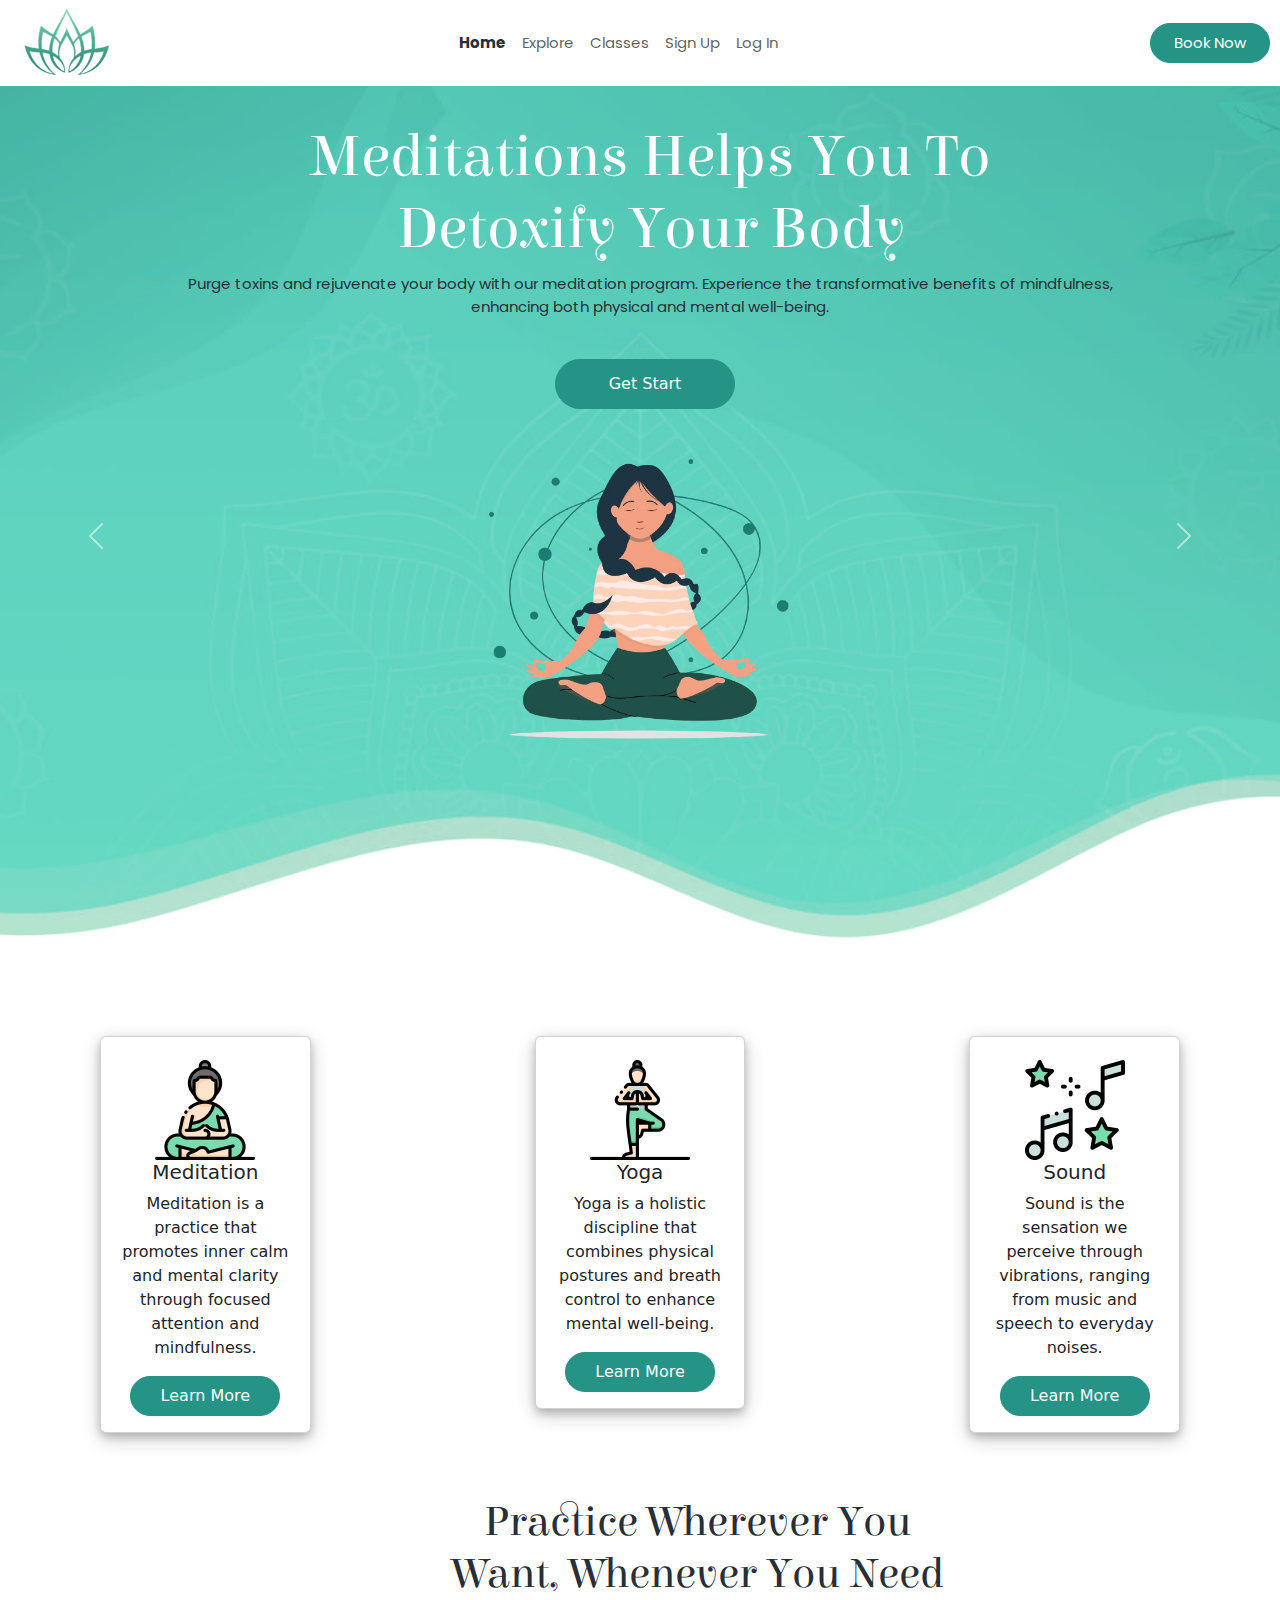
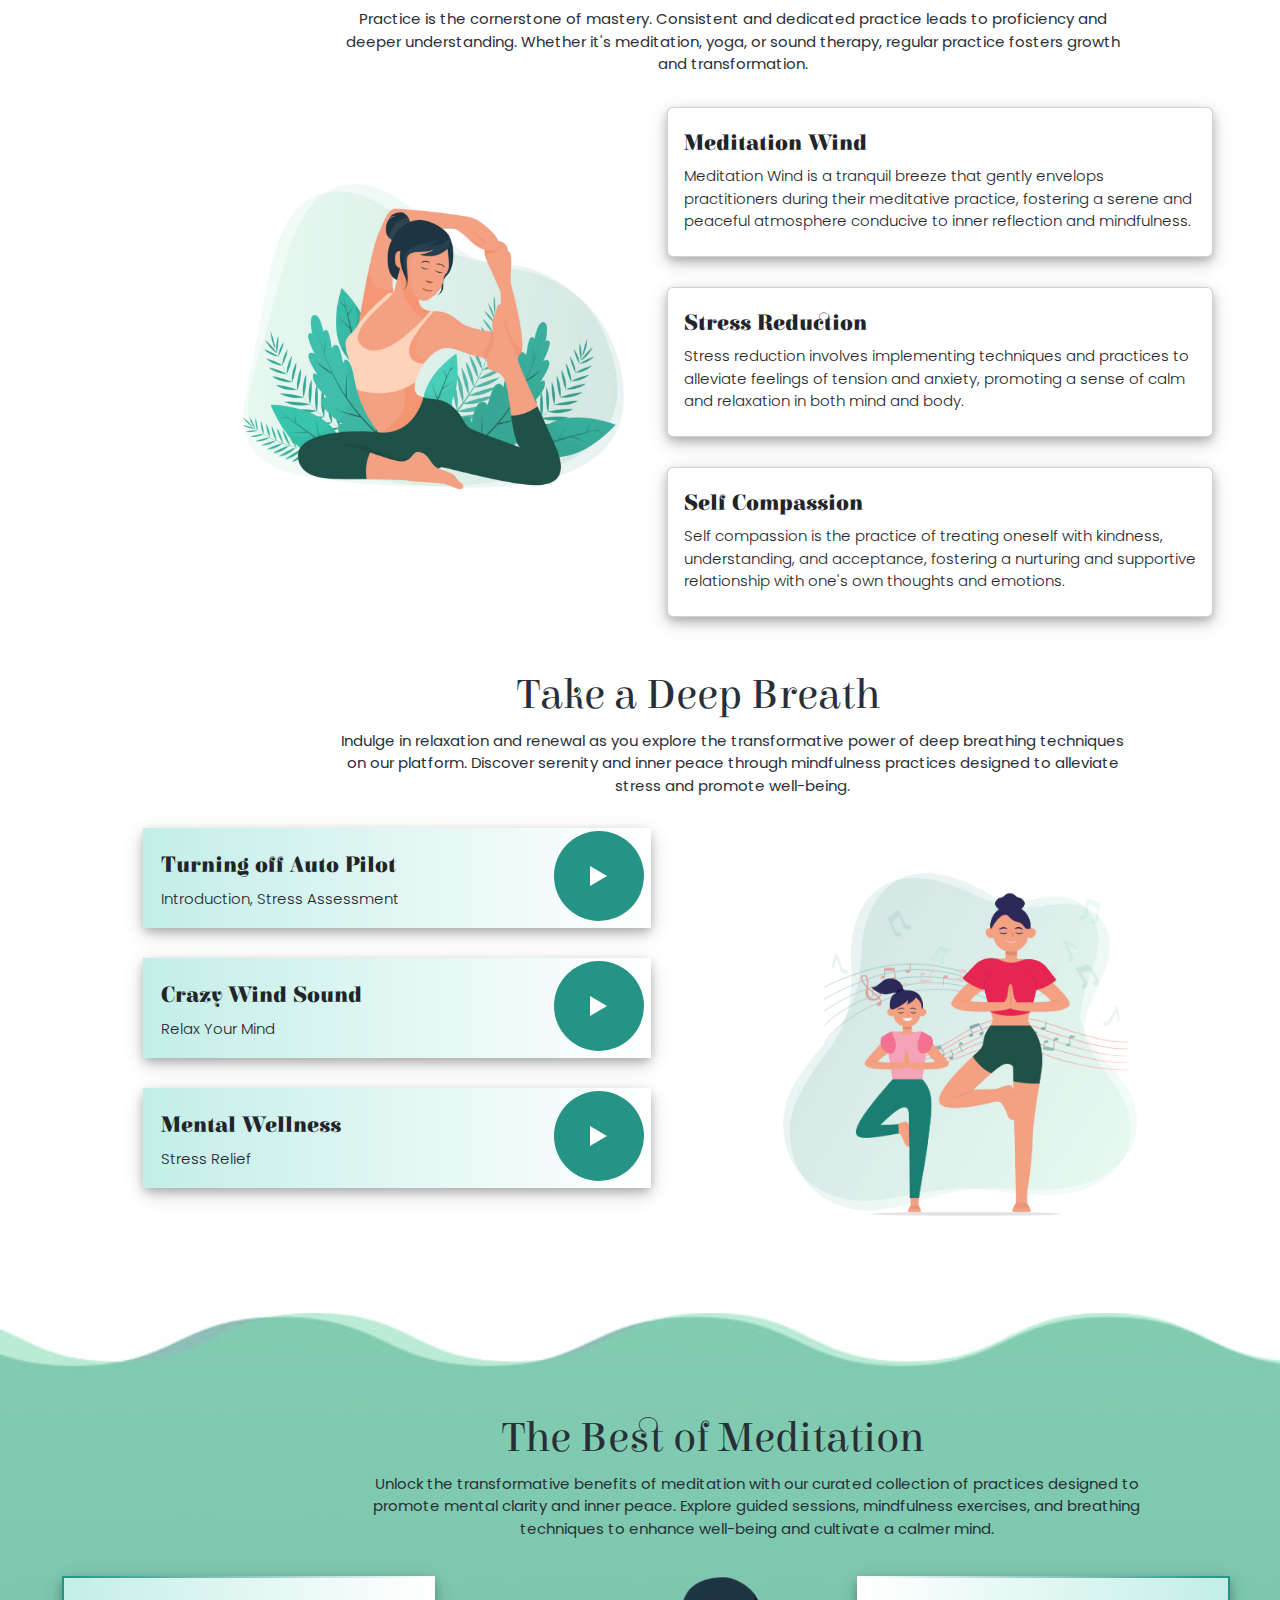
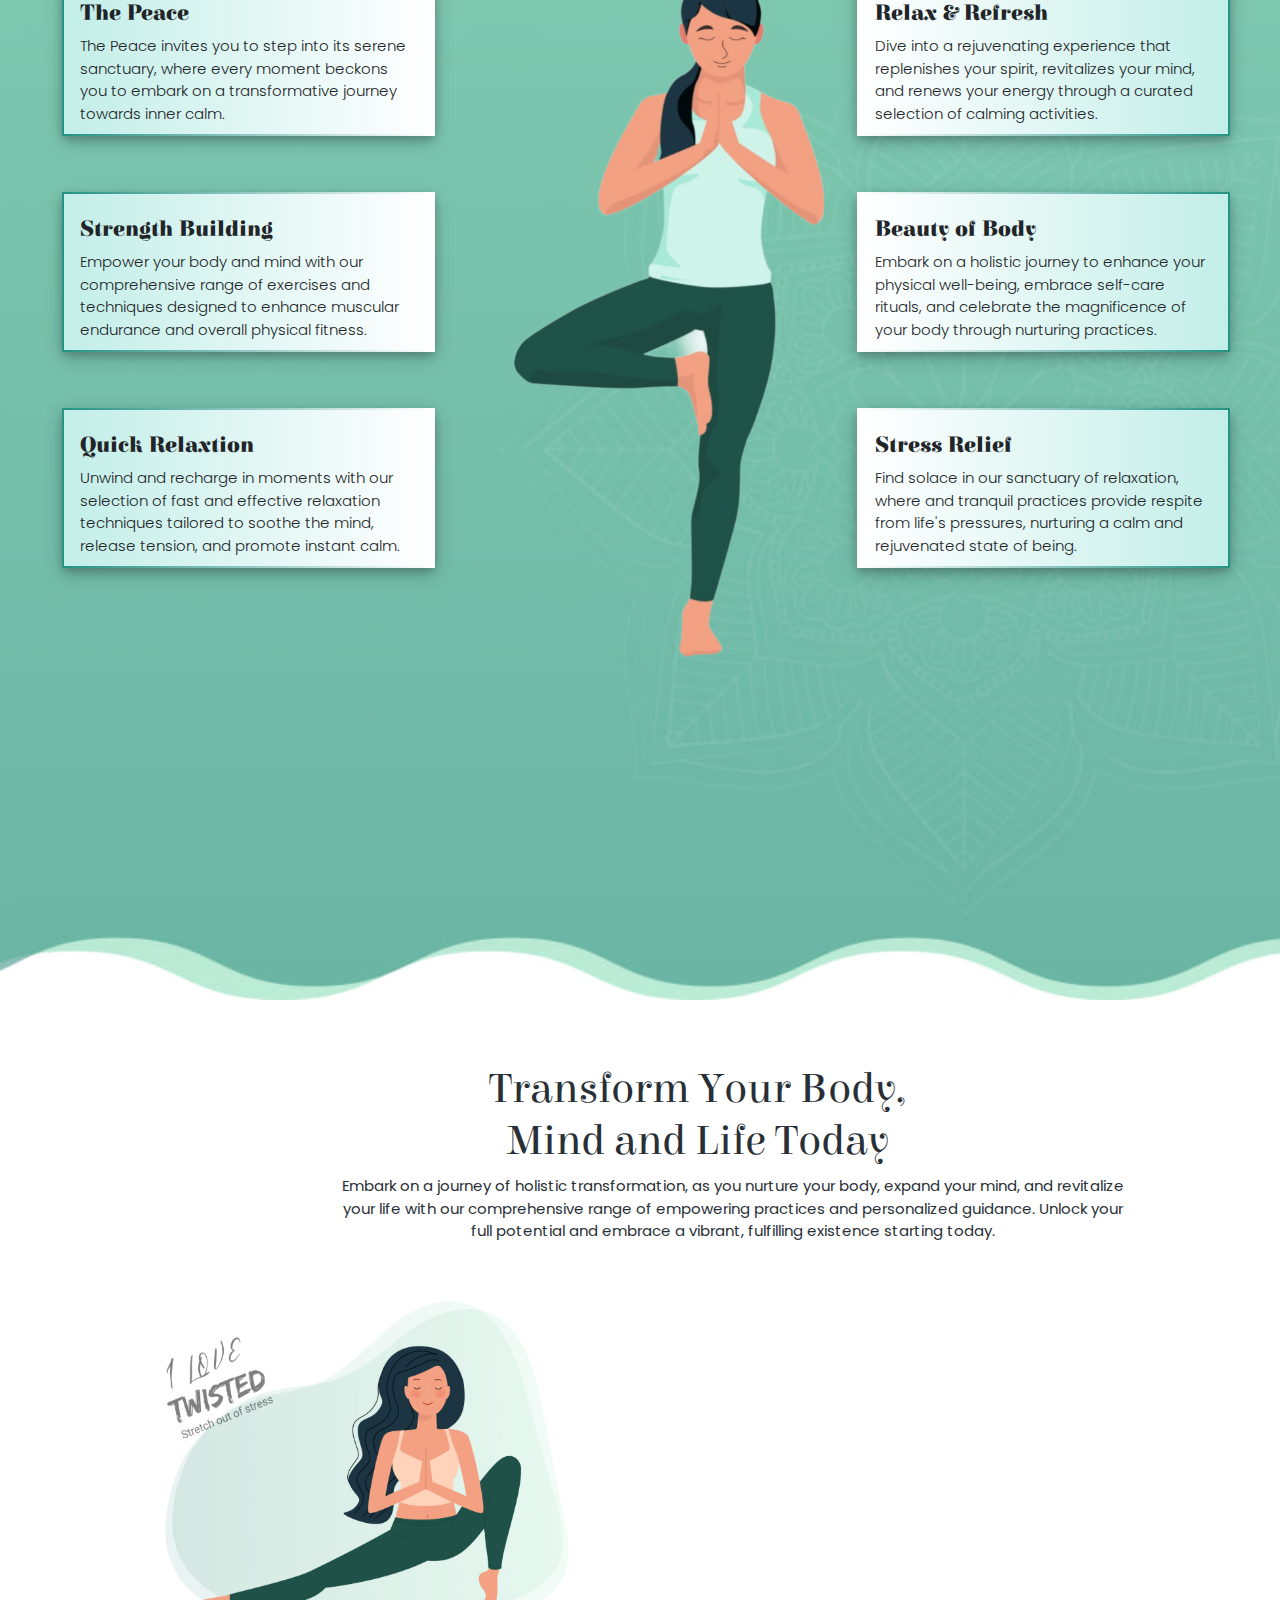
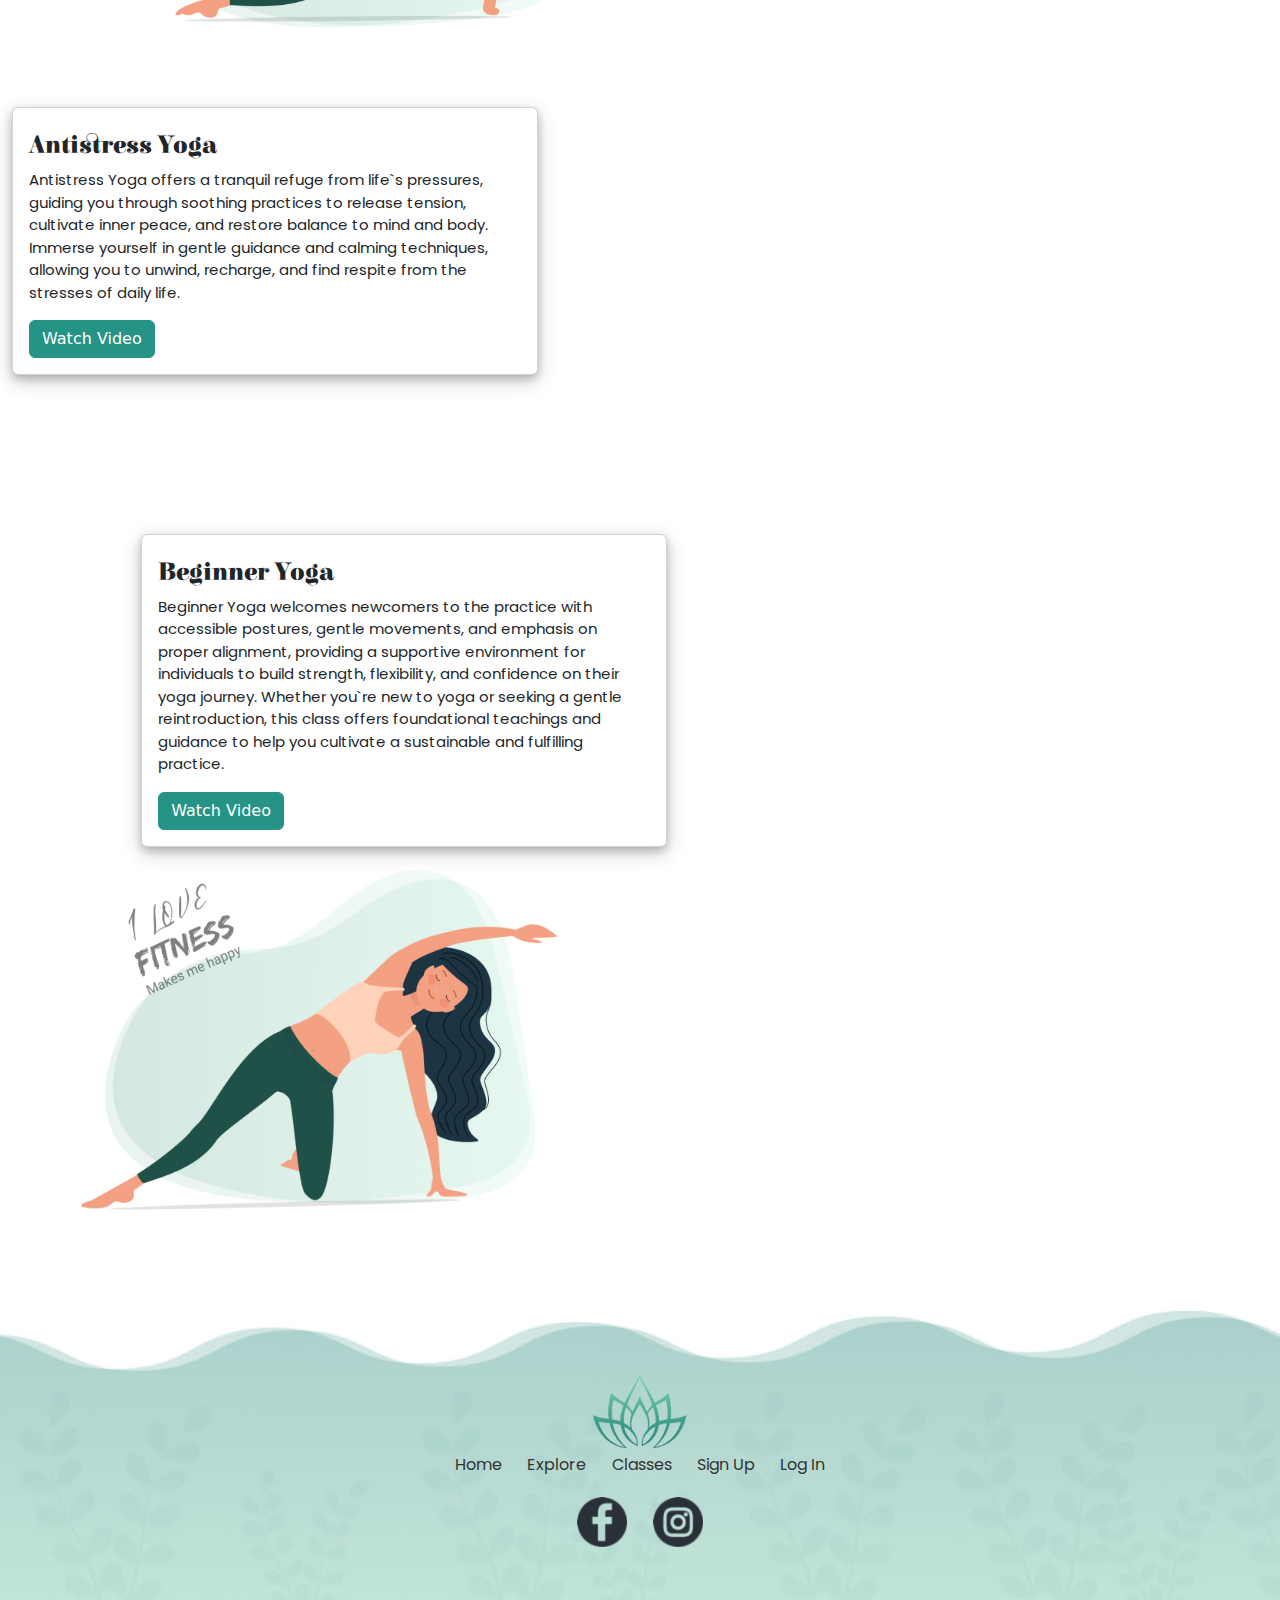
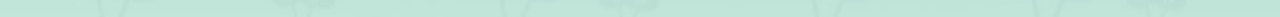
<file: index.html>
<!DOCTYPE html>
<html lang="en">
<head>
    <meta charset="UTF-8">
    <meta name="viewport" content="width=device-width, initial-scale=1.0">
    <title>Mantra</title>
    <link rel="shortcut icon" type="image/png" href="../images/home/logo.png">
    <link href="https://cdn.jsdelivr.net/npm/bootstrap@5.3.0-alpha1/dist/css/bootstrap.min.css" rel="stylesheet">
    <link href="https://fonts.googleapis.com/css2?family=Elsie&display=swap" rel="stylesheet">
    <link href="https://fonts.googleapis.com/css2?family=Elsie&family=Poppins:ital,wght@0,100;0,200;0,300;0,400;0,500;0,600;0,700;0,800;0,900;1,100;1,200;1,300;1,400;1,500;1,600;1,700;1,800;1,900&display=swap" rel="stylesheet">
    <link rel="stylesheet" href="styles/style-home.css">
    <link rel="stylesheet" href="styles/styles.css">
</head>
<body>
    <nav class="navbar navbar-expand-lg navbar-light bg-light">
        <div class="container-fluid">
            <a class="navbar-brand" href="index.html">
                <img src="images/home/logo.png" alt="Logo" class="logo">
            </a>
            <button class="navbar-toggler" type="button" data-bs-toggle="collapse" data-bs-target="#navbarNav" aria-controls="navbarNav" aria-expanded="false" aria-label="Toggle navigation" id="navbarTogglerBtn">
                <span class="navbar-toggler-icon"></span>
            </button>
            <div class="collapse navbar-collapse justify-content-center navbar-center" id="navbarNav">
                <ul class="navbar-nav">
                    <li class="nav-item">
                        <a class="nav-link active" aria-current="page" href="#">Home</a>
                    </li>
                    <li class="nav-item">
                        <a class="nav-link" aria-current="page" href="pages/explore.html">Explore</a>
                    </li>
                    <li class="nav-item">
                        <a class="nav-link" href="pages/classes.html">Classes</a>
                    </li>
                    <li class="nav-item">
                        <a class="nav-link" href="pages/registration.html">Sign Up</a>
                    </li>
                    <li class="nav-item">
                        <a class="nav-link" href="pages/login.html">Log In</a>
                    </li>
                </ul>
                <button class="btn btn-primary btn-book ms-auto" onclick="window.location.href = '../pages/appointment.html';">Book Now</button>
            </div>
        </div>
    </nav>

    <div id="carouselHome" class="carousel slide" data-bs-ride="carousel">
        <div class="carousel-inner">
            <div class="carousel-item active">
                <div class="container-fluid">
                    <div class="text-container">
                        <div class="header-container">
                            <h2 class="text-header">Meditations Helps You To Detoxify Your Body</h2>
                        </div>
                        <div class="text-small-container">
                            <p class="text-small">Purge toxins and rejuvenate your body with our meditation program. Experience the transformative benefits of mindfulness, enhancing both physical and mental well-being.</p>
                        </div>
                        <button id="bookBtn" class="btn btn-primary btn-start" onclick="window.location.href = '../pages/appointment.html';">Get Start</button>
                        <div class="image-carousel1">
                            <img src="../images/home/carousel1.png" alt="Carousel Photo" class="carousel1">
                        </div>
                    </div>
                </div>
            </div>
            <div class="carousel-item">
                <div class="container-fluid">
                    <div class="text-container">
                        <div class="header-container">
                            <h2 class="text-header">Meditations Enhances Mental Wellness</h2>
                        </div>
                        <div class="text-small-container">
                            <p class="text-small">Meditation enhances both mental and physical wellness, offering profound benefits for the mind and body. Through regular practice, individuals can experience improved focus, reduced stress levels, and enhanced overall well-being.</p>
                        </div>
                        <button id="bookBtn" class="btn btn-primary btn-start" onclick="window.location.href = '../pages/appointment.html';">Get Start</button>
                        <div class="image-carousel1">
                            <img src="../images/home/carousel1.png" alt="Carousel Photo" class="carousel1">
                        </div>
                    </div>
                </div>
            </div>
            <div class="carousel-item">
                <div class="container-fluid">
                    <div class="text-container">
                        <div class="header-container">
                            <h2 class="text-header">Meditations Promotes Balance and Harmony</h2>
                        </div>
                        <div class="text-small-container">
                            <p class="text-small">Meditation serves as a practice that cultivates balance within the mind and body, fostering a sense of harmony and alignment. By facilitating inner peace and tranquility, it promotes overall well-being and a harmonious existence.</p>
                        </div>
                        <button id="bookBtn" class="btn btn-primary btn-start" onclick="window.location.href = '../pages/appointment.html';">Get Start</button>
                        <div class="image-carousel1">
                            <img src="../images/home/carousel1.png" alt="Carousel Photo" class="carousel1">
                        </div>
                    </div>
                </div>
            </div>
        </div>
        <button class="carousel-control-prev" type="button" data-bs-target="#carouselHome" data-bs-slide="prev">
            <span class="carousel-control-prev-icon" aria-hidden="true"></span>
            <span class="visually-hidden">Previous</span>
        </button>
        <button class="carousel-control-next" type="button" data-bs-target="#carouselHome" data-bs-slide="next">
            <span class="carousel-control-next-icon" aria-hidden="true"></span>
            <span class="visually-hidden">Next</span>
        </button>
    </div>

    <div class="container-points">
        <div class="row">
            <div class="col">
                <div class="card">
                    <div class="card-body">
                        <img src="images/home/point1.jpg" alt="Meditation" class="point">
                        <h5 class="card-title">Meditation</h5>
                        <p class="card-text">Meditation is a practice that promotes inner calm and mental clarity through focused attention and mindfulness.</p>
                        <button class="btn btn-primary btn-point" onclick="window.location.href='pages/meditation.html'">Learn More</button>
                    </div>
                </div>
            </div>
            <div class="col">
                <div class="card">
                    <div class="card-body">
                        <img src="images/home/point2.jpg" alt="Meditation" class="point">
                        <h5 class="card-title">Yoga</h5>
                        <p class="card-text">Yoga is a holistic discipline that combines physical postures and breath control to enhance mental well-being.</p>
                        <button class="btn btn-primary btn-point" onclick="window.location.href='pages/yoga.html'">Learn More</button>
                    </div>
                </div>
            </div>
            <div class="col">
                <div class="card">
                    <div class="card-body">
                        <img src="images/home/point3.jpg" alt="Meditation" class="point">
                        <h5 class="card-title">Sound</h5>
                        <p class="card-text">Sound is the sensation we perceive through vibrations, ranging from music and speech to everyday noises.</p>
                        <button class="btn btn-primary btn-point" onclick="window.location.href='pages/sound.html'">Learn More</button>
                    </div>
                </div>
            </div>
        </div>
    </div>

    <div class="container-practice">
        <div class="practice-header">
            <h2 class="practice-head">Practice Wherever You Want, Whenever You Need</h2>
        </div>
        <div class="practice-text">
            <p class="practice-description">Practice is the cornerstone of mastery. Consistent and dedicated practice leads to proficiency and deeper understanding. Whether it's meditation, yoga, or sound therapy, regular practice fosters growth and transformation.</p>
        </div>
        <div class="container">
            <div class="row">
                <div class="col-md-6">
                    <img src="images/home/practice.jpg" alt="Image" class="practice">
                </div>
                <div class="col-md-6">
                    <div class="row">
                        <div class="col-md-12">
                            <div class="card custom-card-practice">
                                <div class="card-body">
                                    <h3 class="wind-header">Meditation Wind</h3>
                                    <p class="wind-text">Meditation Wind is a tranquil breeze that gently envelops practitioners during their meditative practice, fostering a serene and peaceful atmosphere conducive to inner reflection and mindfulness.</p>
                                </div>
                            </div>
                        </div>
                    </div>
                    <div class="row">
                        <div class="col-md-12">
                            <div class="card custom-card-practice">
                                <div class="card-body">
                                    <h3 class="stress-header">Stress Reduction</h3>
                                    <p class="stress-text">Stress reduction involves implementing techniques and practices to alleviate feelings of tension and anxiety, promoting a sense of calm and relaxation in both mind and body.</p>
                                </div>
                            </div>
                        </div>
                    </div>
                    <div class="row">
                        <div class="col-md-12">
                            <div class="card custom-card-practice">
                                <div class="card-body">
                                    <h3 class="self-header">Self Compassion</h3>
                                    <p class="self-text">Self compassion is the practice of treating oneself with kindness, understanding, and acceptance, fostering a nurturing and supportive relationship with one's own thoughts and emotions.</p>
                                </div>
                            </div>
                        </div>
                    </div>
                </div>
            </div>
        </div>
    </div>

    <div class="container-breath">
        <div class="breath-header">
            <h2 class="breath-head">Take a Deep Breath</h2>
        </div>
        <div class="breath-text">
            <p class="breath-description">Indulge in relaxation and renewal as you explore the transformative power of deep breathing techniques on our platform. Discover serenity and inner peace through mindfulness practices designed to alleviate stress and promote well-being.</p>
        </div>
    
        <div class="contain-breath">
            <div class="row">
                <div class="col-md-6">
                    <div class="row">
                        <div class="col-md-12">
                            <div class="card custom-card-breath">
                                <div class="card-body">
                                    <h3 class="wind-header">Turning off Auto Pilot</h3>
                                    <p class="wind-text">Introduction, Stress Assessment</p>
                                    <button id="btnAutoPilot" class="btn btn-breath play" onclick="toggleMusic('music/AutoPilot.mp3', 'btnAutoPilot')"></button>
                                </div>
                            </div>
                        </div>
                        <div class="col-md-12">
                            <div class="card custom-card-breath">
                                <div class="card-body">
                                    <h3 class="stress-header">Crazy Wind Sound</h3>
                                    <p class="stress-text">Relax Your Mind</p>
                                    <button id="btnRain" class="btn btn-breath play" onclick="toggleMusic('music/Rain.mp3', 'btnRain')"></button>
                                </div>
                            </div>
                        </div>
                        <div class="col-md-12">
                            <div class="card custom-card-breath">
                                <div class="card-body">
                                    <h3 class="self-header">Mental Wellness</h3>
                                    <p class="self-text">Stress Relief</p>
                                    <button id="btnWellness" class="btn btn-breath play" onclick="toggleMusic('music/Wellness.mp3', 'btnWellness')"></button>
                                </div>
                            </div>
                        </div>
                    </div>
                </div>
                <div class="col-md-6">
                    <audio id="music" controls style="display: none;">
                        <source src="" type="audio/mpeg">
                        Your browser does not support the audio element.
                    </audio>
                    <img src="images/home/breath.jpg" alt="Image" class="breath">
                </div>
            </div>
        </div>
    </div>
    
    <div class="container-meditation">
        <div class="meditation-header">
            <h2 class="meditation-head">The Best of Meditation</h2>
        </div>
        <div class="meditation-text">
            <p class="meditation-description">Unlock the transformative benefits of meditation with our curated collection of practices designed to promote mental clarity and inner peace. Explore guided sessions, mindfulness exercises, and breathing techniques to enhance well-being and cultivate a calmer mind.</p>
        </div>
        <div class="contain-meditation">
            <div class="row justify-content-center">
                <div class="col-md-4">
                    <div class="card custom-card-left">
                        <div class="card-body">
                            <h3 class="wind-header">The Peace</h3>
                            <p class="wind-text">The Peace invites you to step into its serene sanctuary, where every moment beckons you to embark on a transformative journey towards inner calm.</p>
                        </div>
                    </div>
                    <div class="card custom-card-left">
                        <div class="card-body">
                            <h3 class="stress-header">Strength Building</h3>
                            <p class="stress-text">Empower your body and mind with our comprehensive range of exercises and techniques designed to enhance muscular endurance and overall physical fitness.</p>
                        </div>
                    </div>
                    <div class="card custom-card-left">
                        <div class="card-body">
                            <h3 class="self-header">Quick Relaxtion</h3>
                            <p class="self-text">Unwind and recharge in moments with our selection of fast and effective relaxation techniques tailored to soothe the mind, release tension, and promote instant calm.</p>
                        </div>
                    </div>
                </div>
                <div class="col-md-4">
                    <img src="images/home/meditation.png" alt="Image" class="meditation">
                </div>
                <div class="col-md-4">
                    <div class="card custom-card-right">
                        <div class="card-body">
                            <h3 class="wind-header">Relax & Refresh</h3>
                            <p class="wind-text">Dive into a rejuvenating experience that replenishes your spirit, revitalizes your mind, and renews your energy through a curated selection of calming activities.</p>
                        </div>
                    </div>
                    <div class="card custom-card-right">
                        <div class="card-body">
                            <h3 class="stress-header">Beauty of Body</h3>
                            <p class="stress-text">Embark on a holistic journey to enhance your physical well-being, embrace self-care rituals, and celebrate the magnificence of your body through nurturing practices.</p>
                        </div>
                    </div>
                    <div class="card custom-card-right">
                        <div class="card-body">
                            <h3 class="self-header">Stress Relief</h3>
                            <p class="self-text">Find solace in our sanctuary of relaxation, where and tranquil practices provide respite from life's pressures, nurturing a calm and rejuvenated state of being.</p>
                        </div>
                    </div>
                </div>
            </div>
        </div>
    </div>

    <div class="container-transform" id="videos-container">
        <div class="transform-header">
            <h2 class="transform-head">Transform Your Body, Mind and Life Today</h2>
        </div>
        <div class="transform-text">
            <p class="transform-description">Embark on a journey of holistic transformation, as you nurture your body, expand your mind, and revitalize your life with our comprehensive range of empowering practices and personalized guidance. Unlock your full potential and embrace a vibrant, fulfilling existence starting today.</p>
        </div>
        <div class="contain-transform">
            <div class="row">
                <div class="col-md-6">
                    <img src="images/home/transform-left.jpg" alt="Image" class="transform-left">
                </div>
                <div class="col-md-6 transform right" id="right-column">
                    <!-- Video cards -->
                </div>
                <div class="col-md-6 transform left" id="left-column">
                    <!-- Video cards -->
                </div>
                <div class="col-md-6">
                    <img src="images/home/transform-right.jpg" alt="Image" class="transform-right">
                </div>
            </div>
        </div>        
    </div>

    <div class="footer">
        <div class="footer-logo">
            <img src="images/home/logo.png" alt="Logo">
        </div>
        <div class="footer-menu">
            <ul>
                <li><a href="#">Home</a></li>
                <li><a href="pages/explore.html">Explore</a></li>
                <li><a href="pages/classes.html">Classes</a></li>
                <li><a href="pages/registration.html">Sign Up</a></li>
                <li><a href="pages/login.html">Log In</a></li>
            </ul>
        </div>
        <div class="footer-social">
            <a href="https://www.facebook.com/groups/2485699931753569/"><img src="../images/home/facebook.png" alt="Facebook"></a>
            <a href="https://www.instagram.com/yoga/"><img src="../images/home/instagram.png" alt="Instagram"></a>
        </div>
    </div>

    <script>
        function toggleOpenVideo(videoId) {
            const videoContainer = document.getElementById(videoId + 'Container');
            const button = document.getElementById(videoId + 'Button');
            const screenWidth = window.innerWidth;

            if (videoContainer && button) {
                if (videoContainer.style.display === 'none' || videoContainer.style.display === '') {
                    videoContainer.innerHTML = '<iframe width="560" height="315" frameborder="0" allowfullscreen></iframe>';
                    videoContainer.style.display = 'block';
                    videoContainer.style.zIndex = '9999';
                    button.textContent = 'Close Video';

                    if (screenWidth <= 768) {
                        videoContainer.style.position = 'fixed';
                        videoContainer.style.top = '50%';
                        videoContainer.style.left = '50%';
                        videoContainer.style.transform = 'translate(-50%, -50%)';
                        videoContainer.style.width = '70%';
                        videoContainer.style.height = '70%';
                    } else {
                        videoContainer.style.position = 'fixed';
                        videoContainer.style.top = '20%';
                        videoContainer.style.left = '28%';
                        videoContainer.style.width = '560';
                        videoContainer.style.height = '315';
                    }
                } else {
                    videoContainer.style.display = 'none';
                    button.textContent = 'Watch Video';
                }

                const iframe = videoContainer.querySelector('iframe');
                iframe.addEventListener('playing', function () {
                    button.textContent = 'Close Video';
                });
            } else {
                console.error('One or more elements not found in the DOM.');
            }
        }
    </script>
    
    <script>
        function fetchAndEmbedVideos() {
            const apiKey = 'AIzaSyBYEES2ZahJpjVbrTQyMyhXxX1FMXUCjgg';
            const videoData = [
                {
                    title: 'Beginner Yoga',
                    description: 'Beginner Yoga welcomes newcomers to the practice with accessible postures, gentle movements, and emphasis on proper alignment, providing a supportive environment for individuals to build strength, flexibility, and confidence on their yoga journey. Whether you`re new to yoga or seeking a gentle reintroduction, this class offers foundational teachings and guidance to help you cultivate a sustainable and fulfilling practice.',
                    videoId: 'j7rKKpwdXNE'
                },
                {
                    title: 'Antistress Yoga',
                    description: 'Antistress Yoga offers a tranquil refuge from life`s pressures, guiding you through soothing practices to release tension, cultivate inner peace, and restore balance to mind and body. Immerse yourself in gentle guidance and calming techniques, allowing you to unwind, recharge, and find respite from the stresses of daily life.',
                    videoId: '8TuRYV71Rgo'
                }
            ];

            const leftColumn = document.getElementById('left-column');
            const rightColumn = document.getElementById('right-column');

            videoData.forEach((video, index) => {
                const containerId = video.videoId + 'Container';
                const buttonId = video.videoId + 'Button';
                const closeButtonId = 'close' + video.videoId + 'Button';

                let button = document.getElementById(buttonId);
                let closeButton = document.getElementById(closeButtonId);

                if (!button) {
                    button = document.createElement('button');
                    button.classList.add('btn', 'btn-primary', 'mr-2', 'btnVideo');
                    button.textContent = 'Watch Video';
                    button.id = buttonId;
                    button.onclick = () => toggleOpenVideo(video.videoId);
                }

                if (!closeButton) {
                    closeButton = document.createElement('button');
                    closeButton.classList.add('btn', 'btn-secondary');
                    closeButton.textContent = 'Close Video';
                    closeButton.style.display = 'none';
                    closeButton.id = closeButtonId;
                    closeButton.onclick = () => toggleOpenVideo(video.videoId);
                }

                const card = document.createElement('div');
                card.classList.add('card', 'mb-3');
                const cardBody = document.createElement('div');
                cardBody.classList.add('card-body');
                const header = document.createElement('h5');
                header.classList.add('card-title');
                header.textContent = video.title;
                header.style.fontFamily = 'Elsie';
                header.style.fontSize = '25px';
                header.style.fontWeight = '800';
                const description = document.createElement('p');
                description.classList.add('videoDescription')
                description.textContent = video.description;
                description.style.fontFamily = 'Poppins';
                description.style.fontSize = '15px';
                const iframe = document.createElement('iframe');
                iframe.width = '660';
                iframe.height = '415';
                iframe.src = `https://www.youtube.com/embed/${video.videoId}`;
                iframe.frameborder = '0';
                iframe.allowfullscreen = true;
                iframe.style.display = 'none';
                iframe.id = containerId;

                cardBody.appendChild(header);
                cardBody.appendChild(description);
                cardBody.appendChild(button);
                cardBody.appendChild(closeButton);
                cardBody.appendChild(iframe);
                card.appendChild(cardBody);

                if (index % 2 === 0) {
                    leftColumn.appendChild(card);
                } else {
                    rightColumn.appendChild(card);
                }
            });
        }
        fetchAndEmbedVideos();
    </script>

    <script src="script.js"></script>
    <script src="https://cdn.jsdelivr.net/npm/@popperjs/core@2.11.6/dist/umd/popper.min.js"></script>
    <script src="https://cdn.jsdelivr.net/npm/bootstrap@5.3.0-alpha1/dist/js/bootstrap.min.js"></script>
</body>
</html>
</file>
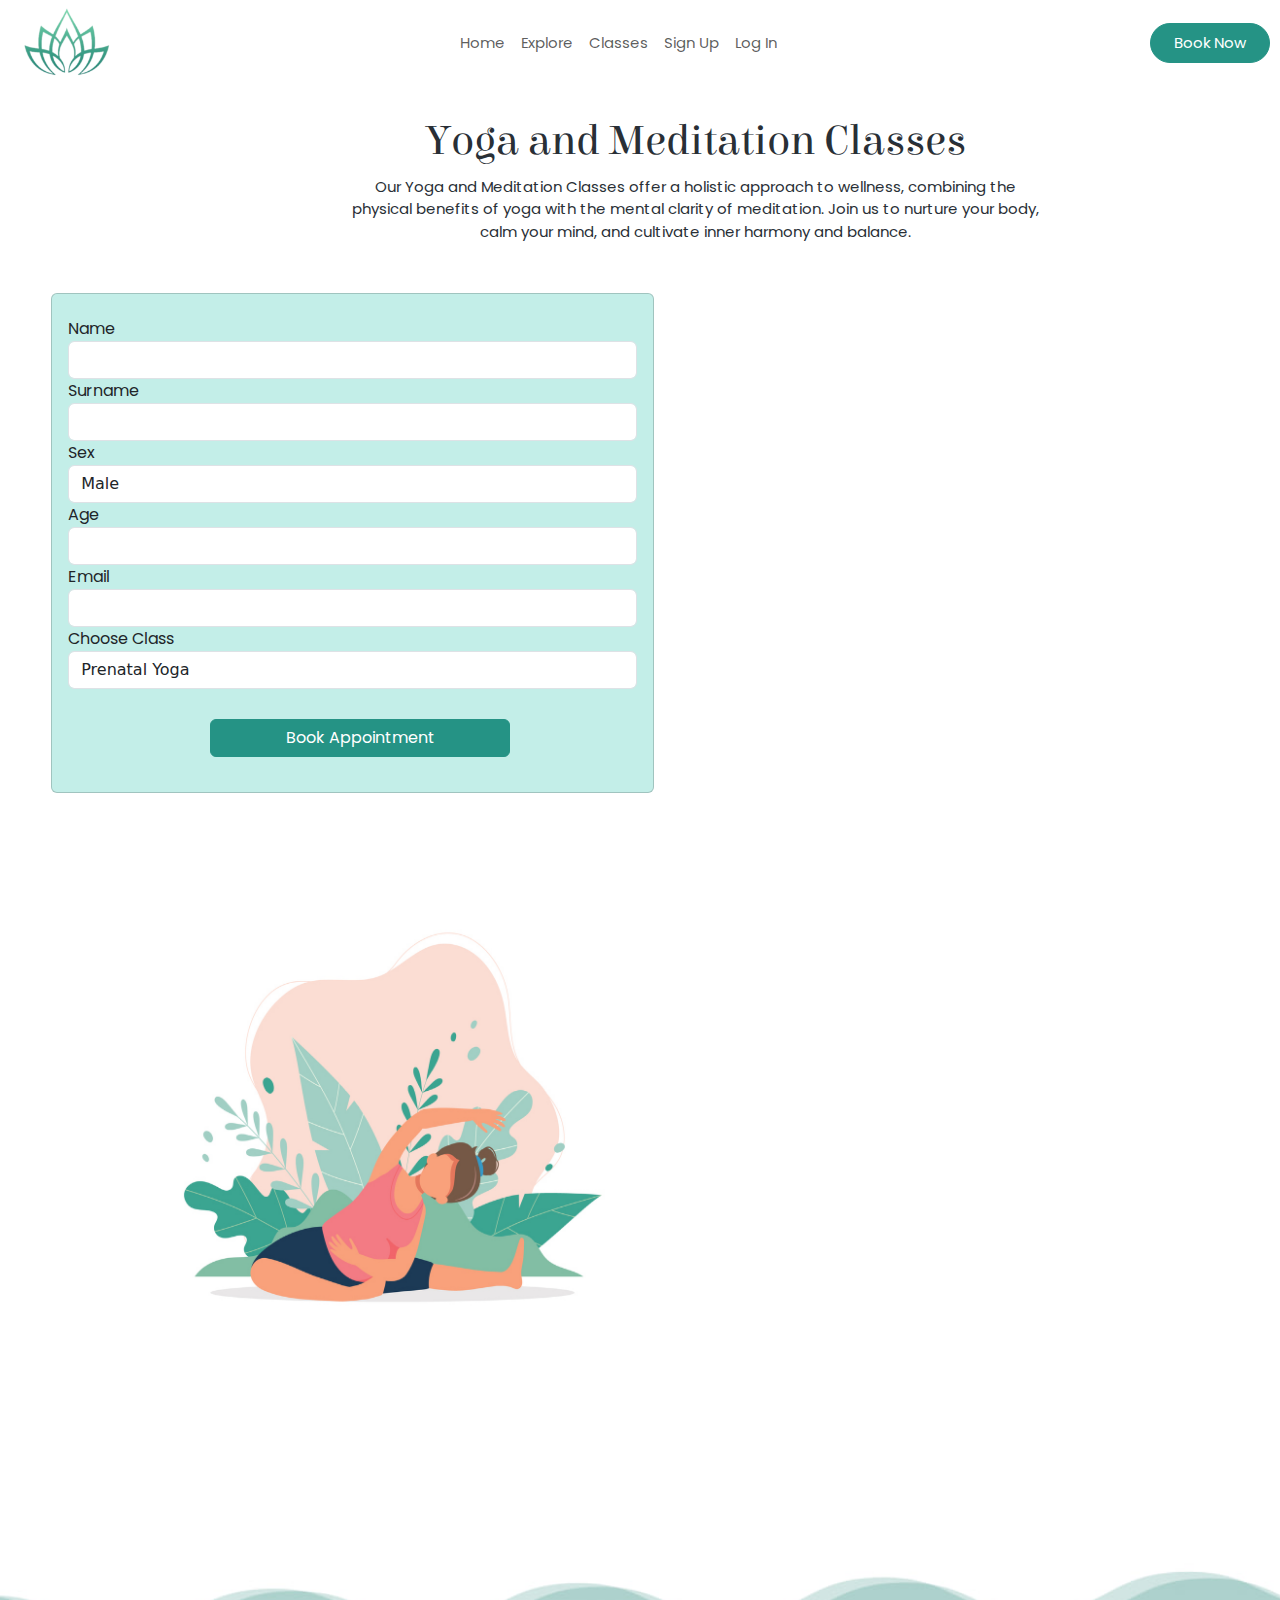
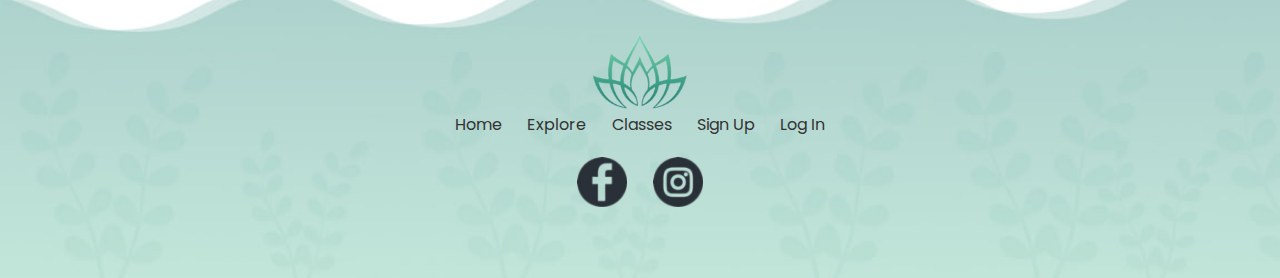
<file: pages/appointment.html>
<!DOCTYPE html>
<html lang="en">
<head>
    <meta charset="UTF-8">
    <meta name="viewport" content="width=device-width, initial-scale=1.0">
    <title>Mantra</title>
    <link rel="shortcut icon" type="image/png" href="../images/home/logo.png">
    <link href="https://cdn.jsdelivr.net/npm/bootstrap@5.3.0-alpha1/dist/css/bootstrap.min.css" rel="stylesheet">
    <link href="https://fonts.googleapis.com/css2?family=Elsie&display=swap" rel="stylesheet">
    <link href="https://fonts.googleapis.com/css2?family=Elsie&family=Poppins:ital,wght@0,100;0,200;0,300;0,400;0,500;0,600;0,700;0,800;0,900;1,100;1,200;1,300;1,400;1,500;1,600;1,700;1,800;1,900&display=swap" rel="stylesheet">
    <link rel="stylesheet" href="../styles/style-appoint.css">
    <link rel="stylesheet" href="../styles/styles.css">
</head>
<body>
    <nav class="navbar navbar-expand-lg navbar-light bg-light">
        <div class="container-fluid">
            <a class="navbar-brand" href="../index.html">
                <img src="../images/home/logo.png" alt="Logo" class="logo">
            </a>
            <button class="navbar-toggler" type="button" data-bs-toggle="collapse" data-bs-target="#navbarNav" aria-controls="navbarNav" aria-expanded="false" aria-label="Toggle navigation" id="navbarTogglerBtn">
                <span class="navbar-toggler-icon"></span>
            </button>
            <div class="collapse navbar-collapse justify-content-center navbar-center" id="navbarNav">
                <ul class="navbar-nav">
                    <li class="nav-item">
                        <a class="nav-link" aria-current="page" href="../index.html">Home</a>
                    </li>
                    <li class="nav-item">
                        <a class="nav-link" aria-current="page" href="explore.html">Explore</a>
                    </li>
                    <li class="nav-item">
                        <a class="nav-link" href="classes.html">Classes</a>
                    </li>
                    <li class="nav-item">
                        <a class="nav-link" href="registration.html">Sign Up</a>
                    </li>
                    <li class="nav-item">
                        <a class="nav-link" href="login.html">Log In</a>
                    </li>
                </ul>
                <button class="btn btn-primary btn-book ms-auto" onclick="window.location.href = 'appointment.html';">Book Now</button>
            </div>
        </div>
    </nav>

    <div class="center-content">
        <h2 class="yoga-head">Yoga and Meditation Classes</h2>
        <p class="yoga-description">Our Yoga and Meditation Classes offer a holistic approach to wellness, combining the physical benefits of yoga with the mental clarity of meditation. Join us to nurture your body, calm your mind, and cultivate inner harmony and balance.</p>
    </div>

    <div class="container-yoga">
        <div class="contain-yoga">
            <div class="row">
                <div class="col-md-6">
                    <form id="appointmentForm" class="custom-form">
                        <div class="card custom-card-yoga">
                            <div class="card-body">
                                <div class="form-group">
                                    <label for="name">Name</label>
                                    <input type="text" class="form-control" id="name" name="name" required>
                                </div>
                                <div class="form-group">
                                    <label for="surname">Surname</label>
                                    <input type="text" class="form-control" id="surname" name="surname" required>
                                </div>
                                <div class="form-group">
                                    <label for="sex">Sex</label>
                                    <select class="form-control" id="sex" name="sex" required>
                                        <option value="male">Male</option>
                                        <option value="female">Female</option>
                                    </select>
                                </div>
                                <div class="form-group">
                                    <label for="age">Age</label>
                                    <input type="number" class="form-control" id="age" name="age" required>
                                </div>
                                <div class="form-group">
                                    <label for="email">Email</label>
                                    <input type="email" class="form-control" id="email" name="email" required>
                                </div>
                                <div class="form-group">
                                    <label for="class">Choose Class</label>
                                    <select class="form-control" id="class" name="class" required>
                                        <option value="Prenatal Yoga">Prenatal Yoga</option>
                                        <option value="Yoga Therapy">Yoga Therapy</option>
                                        <option value="Hatha Yoga">Hatha Yoga</option>
                                        <option value="Mindfulness Meditation">Mindfulness Meditation</option>
                                        <option value="Vipassana Meditation">Vipassana Meditation</option>
                                        <option value="Transcendental Meditation">Transcendental Meditation</option>
                                    </select>
                                </div>
                                <button type="button" class="btn btn-primary btn-appointment" onclick="submitForm()">Book Appointment</button>
                            </div>
                        </div>
                    </form>
                </div>
                
                

                <div id="carouselImages2" class="carousel slide custom-carousel" data-bs-ride="carousel">
                    <div class="carousel-inner">
                        <div class="carousel-item yoga active">
                            <img src="../images/explore/prenatal-yoga.jpg" class="prenatal-image" alt="Fourth Image">
                        </div>
                        <div class="carousel-item yoga">
                            <img src="../images/explore/yoga-therapy.jpg" class="therapy" alt="Fifth Image">
                        </div>
                        <div class="carousel-item yoga ">
                            <img src="../images/explore/hatha-yoga.jpg" class="hatha" alt="Sixth Image">
                        </div>
                    </div>
                </div>
            </div>
        </div>
    </div>

    <div class="footer">
        <div class="footer-logo">
            <img src="../images/home/logo.png" alt="Logo">
        </div>
        <div class="footer-menu">
            <ul>
                <li><a href="../index.html">Home</a></li>
                <li><a href="explore.html">Explore</a></li>
                <li><a href="classes.html">Classes</a></li>
                <li><a href="#">Sign Up</a></li>
                <li><a href="login.html">Log In</a></li>
            </ul>
        </div>
        <div class="footer-social">
            <a href="https://www.facebook.com/groups/2485699931753569/"><img src="../images/home/facebook.png" alt="Facebook"></a>
            <a href="https://www.instagram.com/yoga/"><img src="../images/home/instagram.png" alt="Instagram"></a>
        </div>
    </div>

    <script src="../script.js"></script>
    <script src="https://cdn.jsdelivr.net/npm/@popperjs/core@2.11.6/dist/umd/popper.min.js"></script>
    <script src="https://cdn.jsdelivr.net/npm/bootstrap@5.3.0-alpha1/dist/js/bootstrap.min.js"></script>
</body>
</html>
</file>
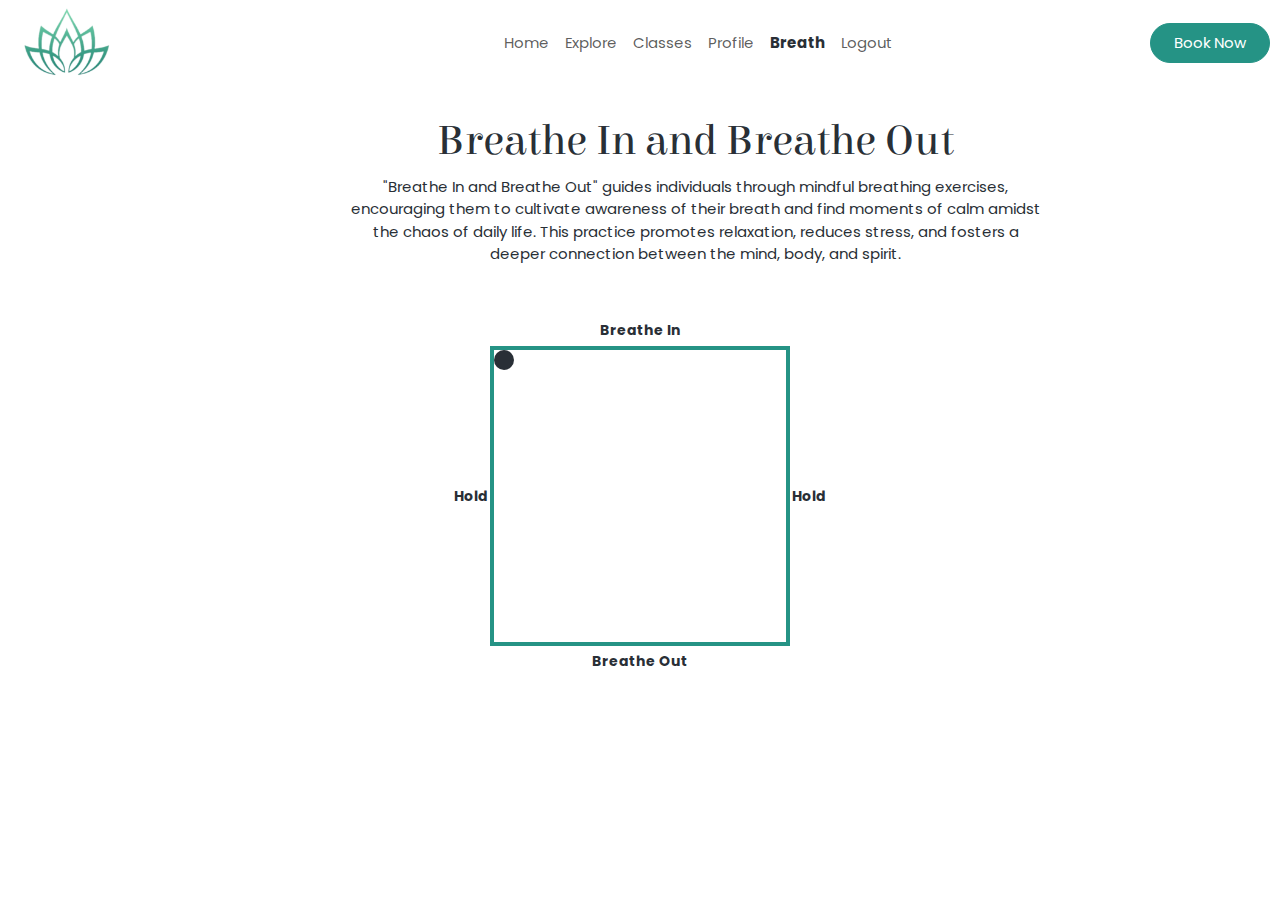
<file: pages/breath.html>
<!DOCTYPE html>
<html lang="en">
<head>
    <meta charset="UTF-8">
    <meta name="viewport" content="width=device-width, initial-scale=1.0">
    <title>Mantra</title>
    <link rel="shortcut icon" type="image/png" href="../images/home/logo.png">
    <link href="https://cdn.jsdelivr.net/npm/bootstrap@5.3.0-alpha1/dist/css/bootstrap.min.css" rel="stylesheet">
    <link href="https://fonts.googleapis.com/css2?family=Elsie&display=swap" rel="stylesheet">
    <link href="https://fonts.googleapis.com/css2?family=Elsie&family=Poppins:ital,wght@0,100;0,200;0,300;0,400;0,500;0,600;0,700;0,800;0,900;1,100;1,200;1,300;1,400;1,500;1,600;1,700;1,800;1,900&display=swap" rel="stylesheet">
    <link rel="stylesheet" href="../styles/style-breath.css">
    <link rel="stylesheet" href="../styles/styles.css">
</head>
<body>
    <nav class="navbar navbar-expand-lg navbar-light bg-light">
        <div class="container-fluid">
            <a class="navbar-brand" href="../index.html">
                <img src="../images/home/logo.png" alt="Logo" class="logo">
            </a>
            <button class="navbar-toggler" type="button" data-bs-toggle="collapse" data-bs-target="#navbarNav" aria-controls="navbarNav" aria-expanded="false" aria-label="Toggle navigation" id="navbarTogglerBtn">
                <span class="navbar-toggler-icon"></span>
            </button>
            <div class="collapse navbar-collapse justify-content-center" id="navbarNav">
                <ul class="navbar-nav">
                    <li class="nav-item">
                        <a class="nav-link" aria-current="page" href="../index.html">Home</a>
                    </li>
                    <li class="nav-item">
                        <a class="nav-link" href="explore.html">Explore</a>
                    </li>
                    <li class="nav-item">
                        <a class="nav-link" href="classes.html">Classes</a>
                    </li>
                    <li class="nav-item" id="profileNavItem" style="display: none;">
                        <a class="nav-link" href="profile.html">Profile</a>
                    </li>
                    <li class="nav-item" id="breathNavItem" style="display: none;">
                        <a class="nav-link active" href="breath.html">Breath</a>
                    </li>
                    <li class="nav-item" id="logoutNavItem" style="display: none;">
                        <a class="nav-link" href="#" onclick="logout()">Logout</a>
                    </li>
                </ul>
                <button class="btn btn-primary btn-book ms-auto" onclick="window.location.href = '../pages/appointment.html';">Book Now</button>
            </div>
        </div>
    </nav>
    <div class="center-content">
        <h2 class="breath-head">Breathe In and Breathe Out</h2>
        <p class="breath-description">"Breathe In and Breathe Out" guides individuals through mindful breathing exercises, encouraging them to cultivate awareness of their breath and find moments of calm amidst the chaos of daily life. This practice promotes relaxation, reduces stress, and fosters a deeper connection between the mind, body, and spirit.</p>
    </div>

    <div class="container-square">
        <div class="square">
            <div id="circle"></div>
            <div class="label left">Hold</div>
            <div class="label top">Breathe In</div>
            <div class="label right">Hold</div>
            <div class="label bottom">Breathe Out</div>
        </div>
    </div>

    <script>
        const userLoggedIn = true;
        const profileNavItem = document.getElementById('profileNavItem');
        const breatheNavItem = document.getElementById('breathNavItem');
        const logoutNavItem = document.getElementById('logoutNavItem');
        if (profileNavItem && breathNavItem && logoutNavItem) {
            profileNavItem.style.display = 'block';
            breatheNavItem.style.display = 'block';
            logoutNavItem.style.display = 'block';
        }
    </script>
    
    <script src="../script.js"></script>
    <script src="https://cdn.jsdelivr.net/npm/@popperjs/core@2.11.6/dist/umd/popper.min.js"></script>
    <script src="https://cdn.jsdelivr.net/npm/bootstrap@5.3.0-alpha1/dist/js/bootstrap.min.js"></script>
</body>
</html>
</file>
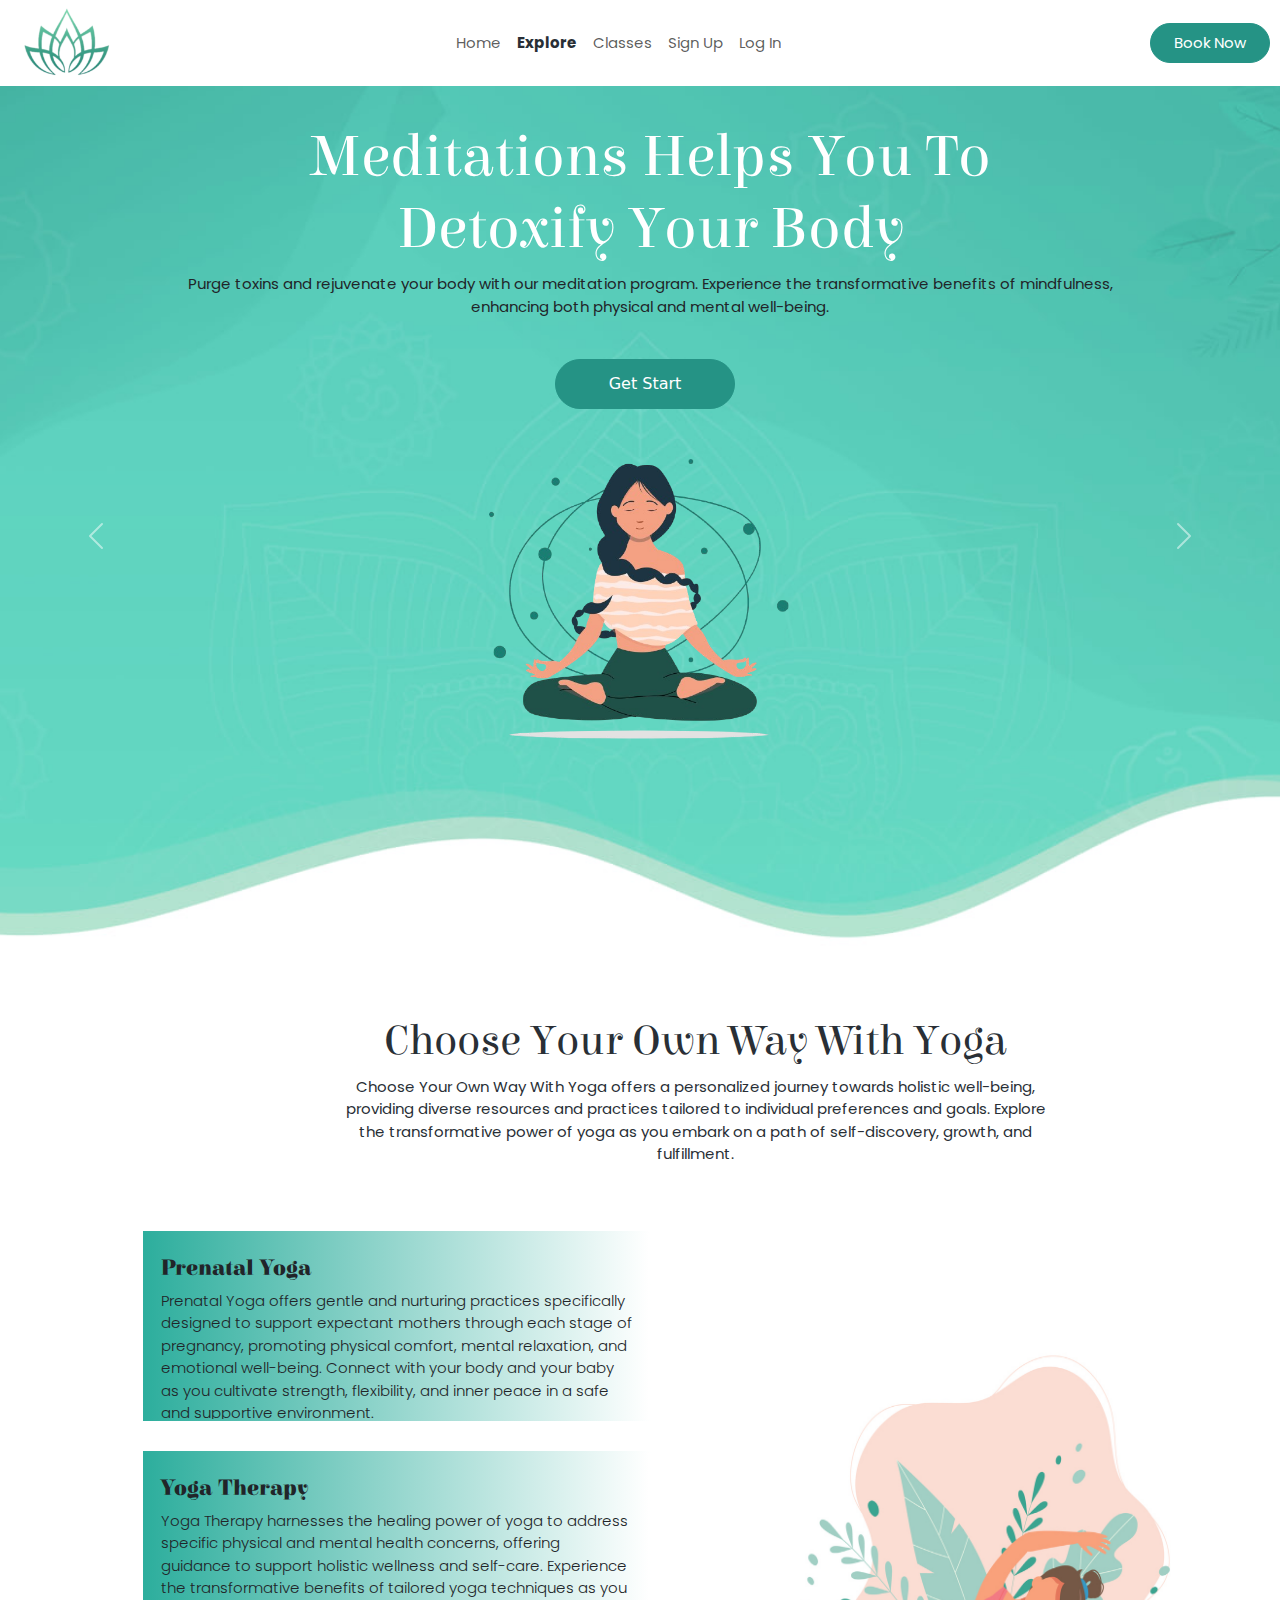
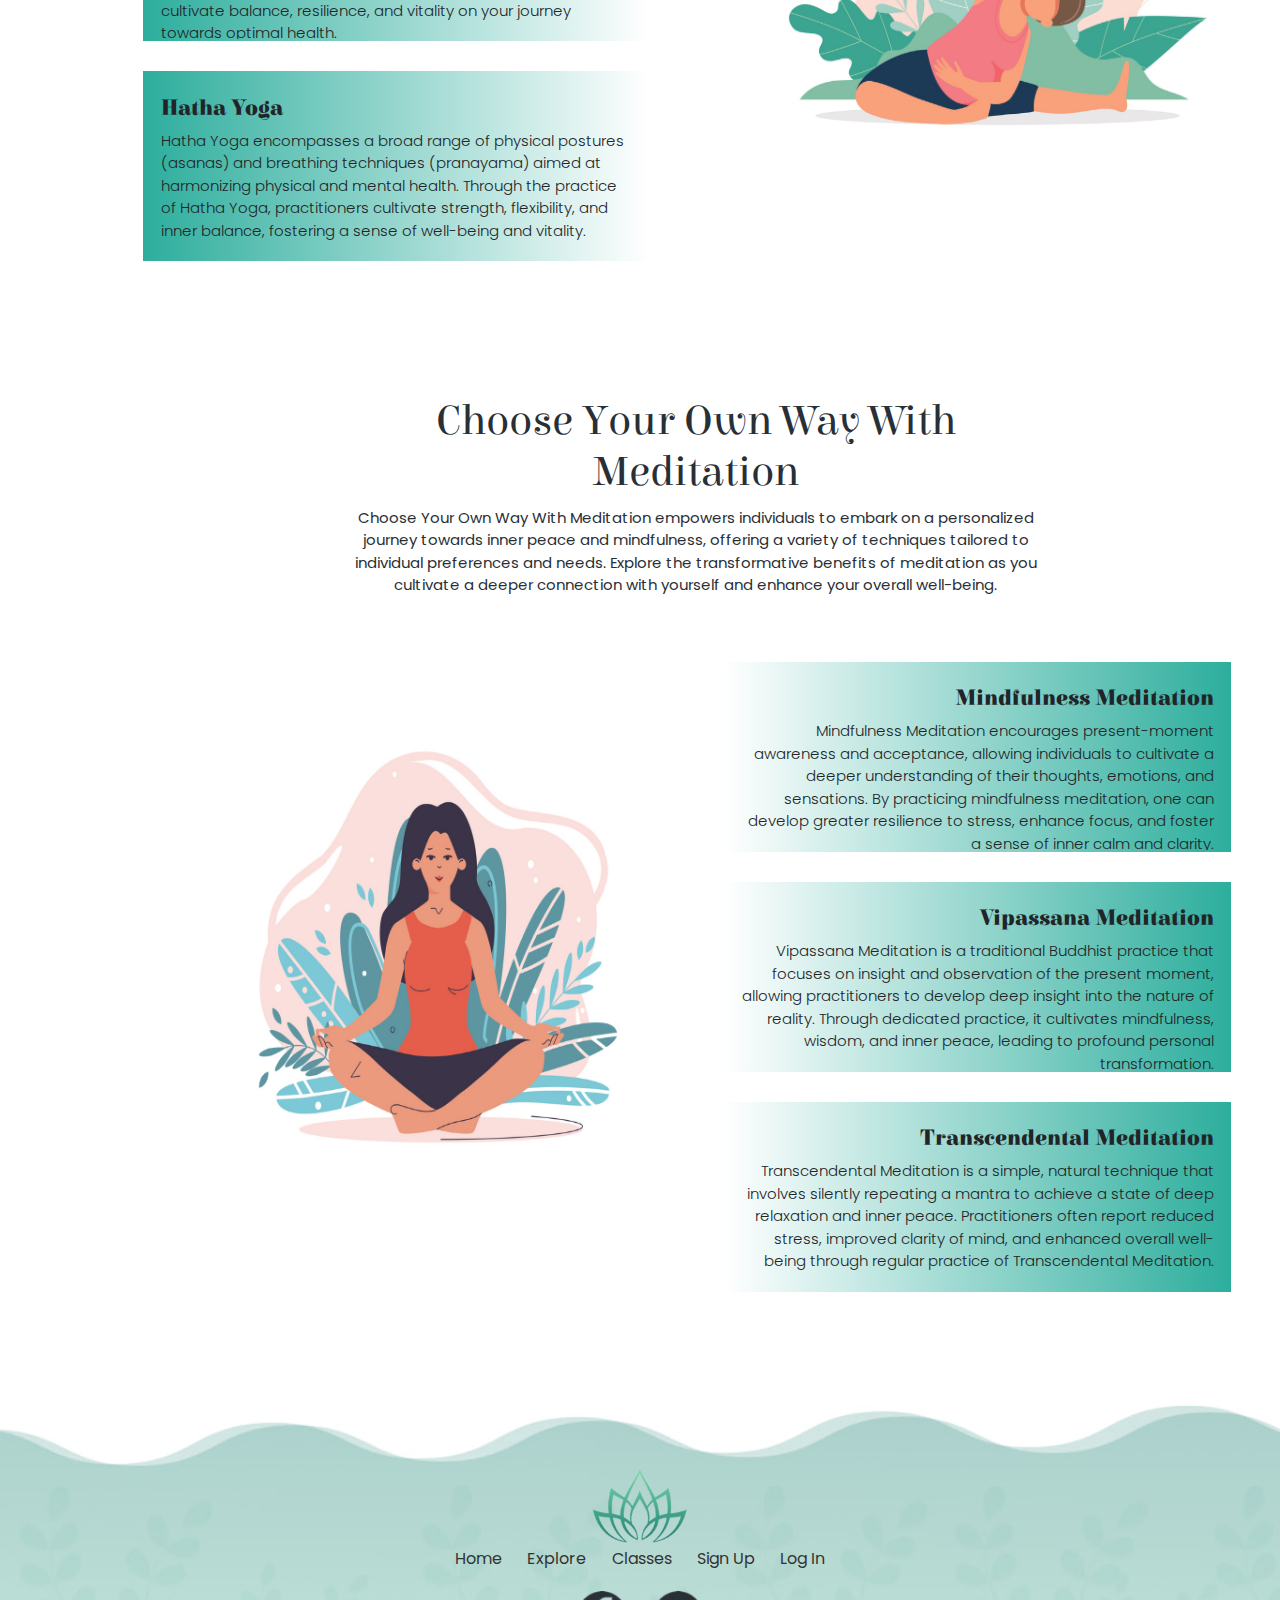
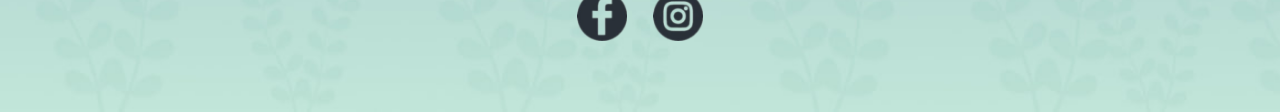
<file: pages/explore.html>
<!DOCTYPE html>
<html lang="en">
<head>
    <meta charset="UTF-8">
    <meta name="viewport" content="width=device-width, initial-scale=1.0">
    <title>Mantra</title>
    <link rel="shortcut icon" type="image/png" href="../images/home/logo.png">
    <link href="https://cdn.jsdelivr.net/npm/bootstrap@5.3.0-alpha1/dist/css/bootstrap.min.css" rel="stylesheet">
    <link href="https://fonts.googleapis.com/css2?family=Elsie&display=swap" rel="stylesheet">
    <link href="https://fonts.googleapis.com/css2?family=Elsie&family=Poppins:ital,wght@0,100;0,200;0,300;0,400;0,500;0,600;0,700;0,800;0,900;1,100;1,200;1,300;1,400;1,500;1,600;1,700;1,800;1,900&display=swap" rel="stylesheet">
    <link rel="stylesheet" href="../styles/style-explore.css">
    <link rel="stylesheet" href="../styles/styles.css">
</head>
<body>
    <nav class="navbar navbar-expand-lg navbar-light bg-light">
        <div class="container-fluid">
            <a class="navbar-brand" href="../index.html">
                <img src="../images/home/logo.png" alt="Logo" class="logo">
            </a>
            <button class="navbar-toggler" type="button" data-bs-toggle="collapse" data-bs-target="#navbarNav" aria-controls="navbarNav" aria-expanded="false" aria-label="Toggle navigation" id="navbarTogglerBtn">
                <span class="navbar-toggler-icon"></span>
            </button>
            <div class="collapse navbar-collapse justify-content-center navbar-center" id="navbarNav">
                <ul class="navbar-nav">
                    <li class="nav-item">
                        <a class="nav-link" aria-current="page" href="../index.html">Home</a>
                    </li>
                    <li class="nav-item">
                        <a class="nav-link active" aria-current="page" href="#">Explore</a>
                    </li>
                    <li class="nav-item">
                        <a class="nav-link" href="classes.html">Classes</a>
                    </li>
                    <li class="nav-item">
                        <a class="nav-link" href="registration.html">Sign Up</a>
                    </li>
                    <li class="nav-item">
                        <a class="nav-link" href="login.html">Log In</a>
                    </li>
                </ul>
                <button class="btn btn-primary btn-book ms-auto" onclick="window.location.href = 'appointment.html';">Book Now</button>
            </div>
        </div>
    </nav>

    <div id="carouselHome" class="carousel slide" data-bs-ride="carousel">
        <div class="carousel-inner">
            <div class="carousel-item active">
                <div class="container-fluid">
                    <div class="text-container">
                        <div class="header-container">
                            <h2 class="text-header">Meditations Helps You To Detoxify Your Body</h2>
                        </div>
                        <div class="text-small-container">
                            <p class="text-small">Purge toxins and rejuvenate your body with our meditation program. Experience the transformative benefits of mindfulness, enhancing both physical and mental well-being.</p>
                        </div>
                        <button id="bookBtn" class="btn btn-primary btn-start" onclick="window.location.href = '../pages/appointment.html';">Get Start</button>
                        <div class="image-carousel1">
                            <img src="../images/home/carousel1.png" alt="Description of the image" class="carousel1">
                        </div>
                    </div>
                </div>
            </div>
            <div class="carousel-item">
                <div class="container-fluid">
                    <div class="text-container">
                        <div class="header-container">
                            <h2 class="text-header">Meditations Enhances Mental Wellness</h2>
                        </div>
                        <div class="text-small-container">
                            <p class="text-small">Meditation enhances both mental and physical wellness, offering profound benefits for the mind and body. Through regular practice, individuals can experience improved focus, reduced stress levels, and enhanced overall well-being.</p>
                        </div>
                        <button id="bookBtn" class="btn btn-primary btn-start" onclick="window.location.href = 'appointment.html';">Get Start</button>
                        <div class="image-carousel1">
                            <img src="../images/home/carousel1.png" alt="Description of the image" class="carousel1">
                        </div>
                    </div>
                </div>
            </div>
            <div class="carousel-item">
                <div class="container-fluid">
                    <div class="text-container">
                        <div class="header-container">
                            <h2 class="text-header">Meditations Promotes Balance and Harmony</h2>
                        </div>
                        <div class="text-small-container">
                            <p class="text-small">Meditation serves as a practice that cultivates balance within the mind and body, fostering a sense of harmony and alignment. By facilitating inner peace and tranquility, it promotes overall well-being and a harmonious existence.</p>
                        </div>
                        <button id="bookBtn" class="btn btn-primary btn-start" onclick="window.location.href = 'appointment.html';">Get Start</button>
                        <div class="image-carousel1">
                            <img src="../images/home/carousel1.png" alt="Description of the image" class="carousel1">
                        </div>
                    </div>
                </div>
            </div>
        </div>
        <button class="carousel-control-prev" type="button" data-bs-target="#carouselHome" data-bs-slide="prev">
            <span class="carousel-control-prev-icon" aria-hidden="true"></span>
            <span class="visually-hidden">Previous</span>
        </button>
        <button class="carousel-control-next" type="button" data-bs-target="#carouselHome" data-bs-slide="next">
            <span class="carousel-control-next-icon" aria-hidden="true"></span>
            <span class="visually-hidden">Next</span>
        </button>
    </div>

    <div class="center-content">
        <h2 class="yoga-head">Choose Your Own Way With Yoga</h2>
        <p class="yoga-description">Choose Your Own Way With Yoga offers a personalized journey towards holistic well-being, providing diverse resources and practices tailored to individual preferences and goals. Explore the transformative power of yoga as you embark on a path of self-discovery, growth, and fulfillment.</p>
    </div>

    <div class="container-yoga">
        <div class="contain-yoga">
            <div class="row">
                <div class="col-md-6">
                    <div class="row">
                        <div class="col-md-12">
                            <div class="card custom-card-yoga">
                                <div class="card-body">
                                    <h3 class="wind-header">Prenatal Yoga</h3>
                                    <p class="wind-text">Prenatal Yoga offers gentle and nurturing practices specifically designed to support expectant mothers through each stage of pregnancy, promoting physical comfort, mental relaxation, and emotional well-being. Connect with your body and your baby as you cultivate strength, flexibility, and inner peace in a safe and supportive environment.</p>
                                </div>
                            </div>
                        </div>
                        <div class="col-md-12">
                            <div class="card custom-card-yoga">
                                <div class="card-body">
                                    <h3 class="stress-header">Yoga Therapy</h3>
                                    <p class="stress-text">Yoga Therapy harnesses the healing power of yoga to address specific physical and mental health concerns, offering guidance to support holistic wellness and self-care. Experience the transformative benefits of tailored yoga techniques as you cultivate balance, resilience, and vitality on your journey towards optimal health.</p>
                                </div>
                            </div>
                        </div>
                        <div class="col-md-12">
                            <div class="card custom-card-yoga">
                                <div class="card-body">
                                    <h3 class="self-header">Hatha Yoga</h3>
                                    <p class="self-text">Hatha Yoga encompasses a broad range of physical postures (asanas) and breathing techniques (pranayama) aimed at harmonizing physical and mental health. Through the practice of Hatha Yoga, practitioners cultivate strength, flexibility, and inner balance, fostering a sense of well-being and vitality.</p>
                                </div>
                            </div>
                        </div>
                    </div>
                </div>

                <div id="carouselImages2" class="carousel slide custom-carousel" data-bs-ride="carousel">
                    <div class="carousel-inner">
                        <div class="carousel-item yoga active">
                            <img src="../images/explore/prenatal-yoga.jpg" class="prenatal" alt="Fourth Image">
                        </div>
                        <div class="carousel-item yoga">
                            <img src="../images/explore/yoga-therapy.jpg" class="therapy" alt="Fifth Image">
                        </div>
                        <div class="carousel-item yoga ">
                            <img src="../images/explore/hatha-yoga.jpg" class="hatha" alt="Sixth Image">
                        </div>
                    </div>
                </div>
            </div>
        </div>
    </div>

    <div class="center-content">
        <h2 class="yoga-head">Choose Your Own Way With Meditation</h2>
        <p class="yoga-description">Choose Your Own Way With Meditation empowers individuals to embark on a personalized journey towards inner peace and mindfulness, offering a variety of techniques tailored to individual preferences and needs. Explore the transformative benefits of meditation as you cultivate a deeper connection with yourself and enhance your overall well-being.</p>
    </div>

    <div class="container-meditation">
        <div class="contain-meditation">
            <div class="row">
                <div id="carouselImages2" class="carousel slide custom-carousel" data-bs-ride="carousel">
                    <div class="carousel-inner">
                        <div class="carousel-item yoga active">
                            <img src="../images/explore/mindfullness-meditation.jpg" class="mindfullness" alt="Fourth Image">
                        </div>
                        <div class="carousel-item yoga">
                            <img src="../images/explore/vipassana-meditation.jpg" class="therapy" alt="Fifth Image">
                        </div>
                        <div class="carousel-item yoga ">
                            <img src="../images/explore/trans-meditation.png" class="hatha" alt="Sixth Image">
                        </div>
                    </div>
                </div>

                <div class="col-md-6">
                    <div class="row">
                        <div class="col-md-12">
                            <div class="card custom-card-meditation">
                                <div class="card-body-yoga">
                                    <h3 class="wind-header">Mindfulness Meditation</h3>
                                    <p class="wind-text">Mindfulness Meditation encourages present-moment awareness and acceptance, allowing individuals to cultivate a deeper understanding of their thoughts, emotions, and sensations. By practicing mindfulness meditation, one can develop greater resilience to stress, enhance focus, and foster a sense of inner calm and clarity.</p>
                                </div>
                            </div>
                        </div>
                        <div class="col-md-12">
                            <div class="card custom-card-meditation">
                                <div class="card-body-yoga">
                                    <h3 class="stress-header">Vipassana Meditation</h3>
                                    <p class="stress-text">Vipassana Meditation is a traditional Buddhist practice that focuses on insight and observation of the present moment, allowing practitioners to develop deep insight into the nature of reality. Through dedicated practice, it cultivates mindfulness, wisdom, and inner peace, leading to profound personal transformation.</p>
                                </div>
                            </div>
                        </div>
                        <div class="col-md-12">
                            <div class="card custom-card-meditation">
                                <div class="card-body-yoga">
                                    <h3 class="self-header">Transcendental Meditation</h3>
                                    <p class="self-text">Transcendental Meditation is a simple, natural technique that involves silently repeating a mantra to achieve a state of deep relaxation and inner peace. Practitioners often report reduced stress, improved clarity of mind, and enhanced overall well-being through regular practice of Transcendental Meditation.</p>
                                </div>
                            </div>
                        </div>
                    </div>
                </div>
            </div>
        </div>
    </div>

    <div class="footer">
        <div class="footer-logo">
            <img src="../images/home/logo.png" alt="Logo">
        </div>
        <div class="footer-menu">
            <ul>
                <li><a href="../index.html">Home</a></li>
                <li><a href="#">Explore</a></li>
                <li><a href="classes.html">Classes</a></li>
                <li><a href="registration.html">Sign Up</a></li>
                <li><a href="login.html">Log In</a></li>
            </ul>
        </div>
        <div class="footer-social">
            <a href="https://www.facebook.com/groups/2485699931753569/"><img src="../images/home/facebook.png" alt="Facebook"></a>
            <a href="https://www.instagram.com/yoga/"><img src="../images/home/instagram.png" alt="Instagram"></a>
        </div>
    </div>

    <script src="../script.js"></script>
    <script src="https://cdn.jsdelivr.net/npm/@popperjs/core@2.11.6/dist/umd/popper.min.js"></script>
    <script src="https://cdn.jsdelivr.net/npm/bootstrap@5.3.0-alpha1/dist/js/bootstrap.min.js"></script>
</body>
</html>
</file>
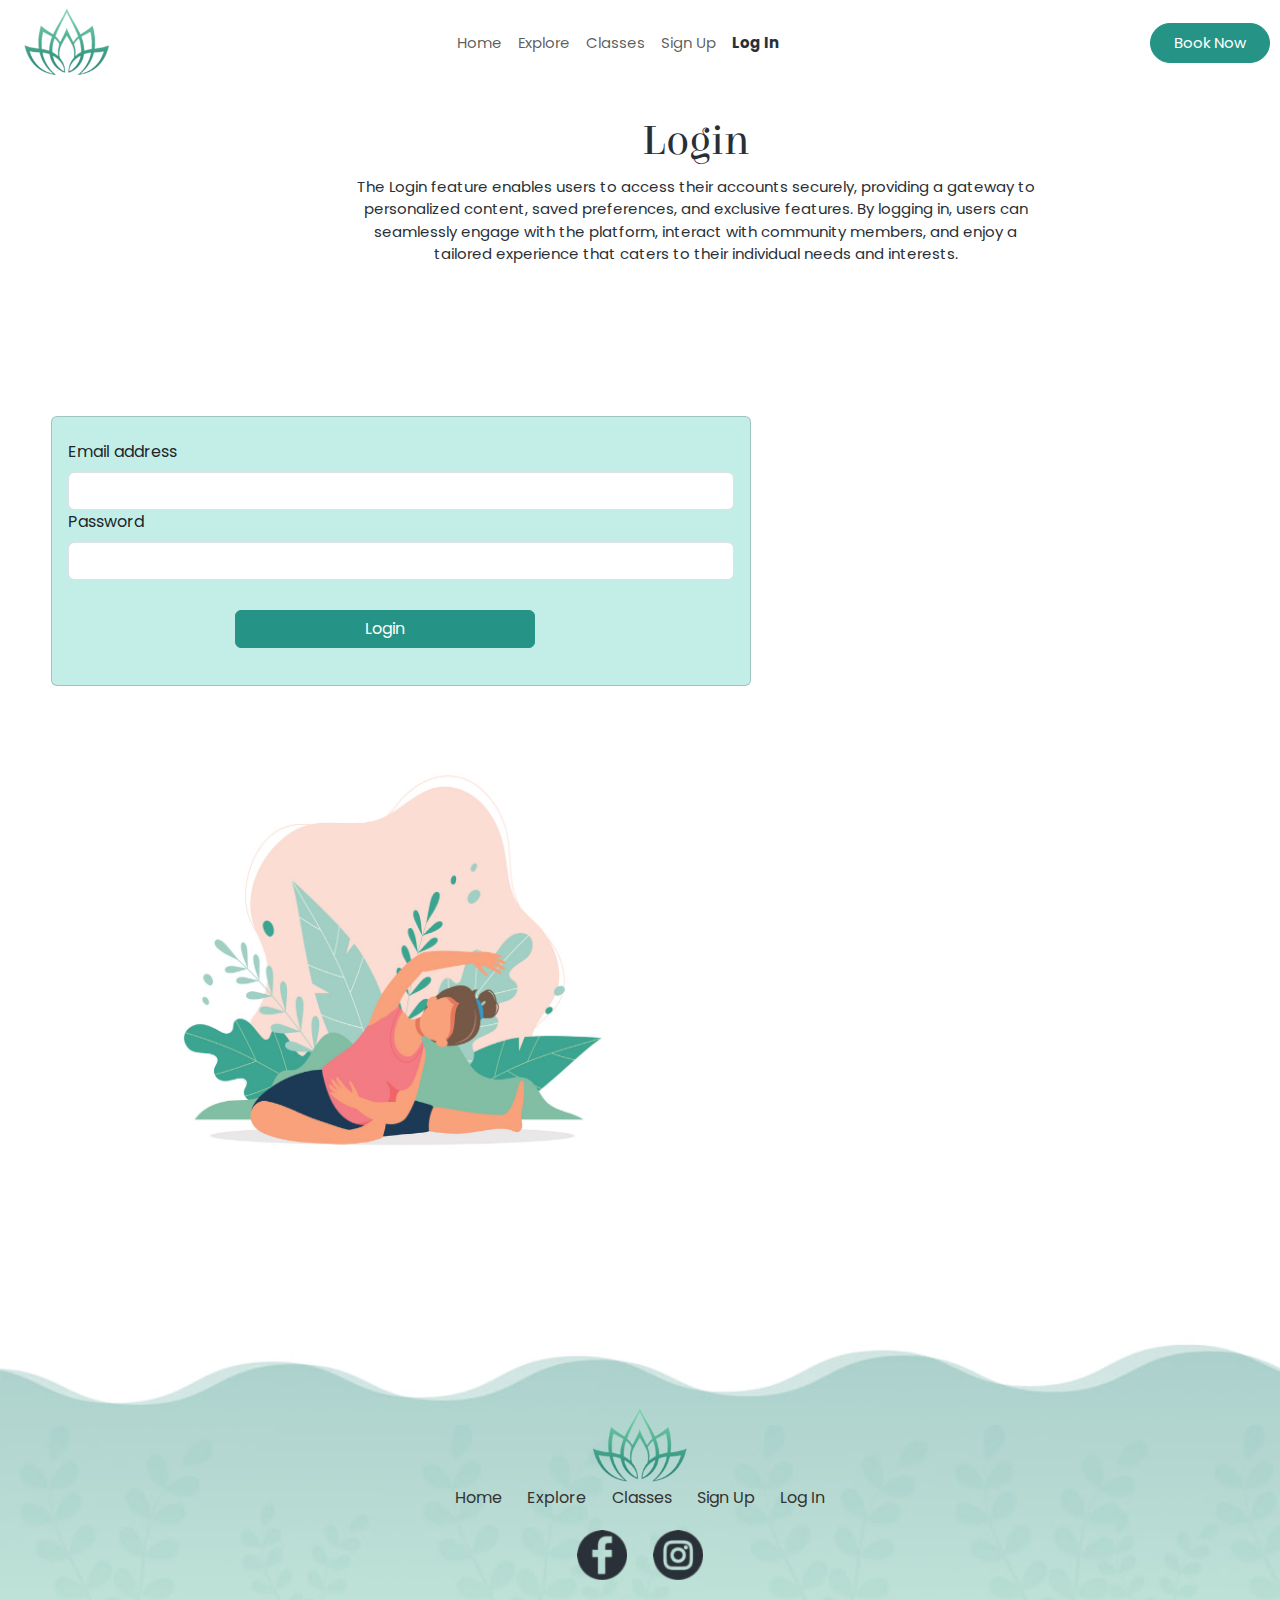
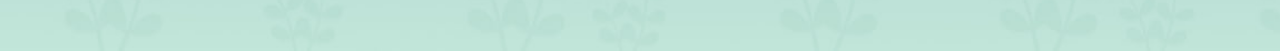
<file: pages/login.html>
<!DOCTYPE html>
<html lang="en">
<head>
    <meta charset="UTF-8">
    <meta name="viewport" content="width=device-width, initial-scale=1.0">
    <title>Mantra</title>
    <link rel="shortcut icon" type="image/png" href="../images/home/logo.png">
    <link href="https://cdn.jsdelivr.net/npm/bootstrap@5.3.0-alpha1/dist/css/bootstrap.min.css" rel="stylesheet">
    <link href="https://fonts.googleapis.com/css2?family=Elsie&display=swap" rel="stylesheet">
    <link href="https://fonts.googleapis.com/css2?family=Elsie&family=Poppins:ital,wght@0,100;0,200;0,300;0,400;0,500;0,600;0,700;0,800;0,900;1,100;1,200;1,300;1,400;1,500;1,600;1,700;1,800;1,900&display=swap" rel="stylesheet">
    <link rel="stylesheet" href="../styles/style-login.css">
    <link rel="stylesheet" href="../styles/styles.css">
</head>
<body>
    <nav class="navbar navbar-expand-lg navbar-light bg-light">
        <div class="container-fluid">
            <a class="navbar-brand" href="../index.html">
                <img src="../images/home/logo.png" alt="Logo" class="logo">
            </a>
            <button class="navbar-toggler" type="button" data-bs-toggle="collapse" data-bs-target="#navbarNav" aria-controls="navbarNav" aria-expanded="false" aria-label="Toggle navigation" id="navbarTogglerBtn">
                <span class="navbar-toggler-icon"></span>
            </button>
            <div class="collapse navbar-collapse justify-content-center navbar-center" id="navbarNav">
                <ul class="navbar-nav">
                    <li class="nav-item">
                        <a class="nav-link" aria-current="page" href="../index.html">Home</a>
                    </li>
                    <li class="nav-item">
                        <a class="nav-link" aria-current="page" href="explore.html">Explore</a>
                    </li>
                    <li class="nav-item">
                        <a class="nav-link" href="classes.html">Classes</a>
                    </li>
                    <li class="nav-item">
                        <a class="nav-link" href="registration.html">Sign Up</a>
                    </li>
                    <li class="nav-item">
                        <a class="nav-link active" href="#">Log In</a>
                    </li>
                </ul>
                <button class="btn btn-primary btn-book ms-auto" onclick="window.location.href = 'appointment.html';">Book Now</button>
            </div>
        </div>
    </nav>

    <div class="center-content">
        <h2 class="yoga-head">Login</h2>
        <p class="yoga-description">The Login feature enables users to access their accounts securely, providing a gateway to personalized content, saved preferences, and exclusive features. By logging in, users can seamlessly engage with the platform, interact with community members, and enjoy a tailored experience that caters to their individual needs and interests.</p>
    </div>

    <div class="container-yoga">
        <div class="contain-yoga">
            <div class="row">
                <div class="col-md-6">
                    <form id="loginForm" class="custom-form">
                        <div class="card custom-card-yoga">
                            <div class="card-body">
                                <div class="form-group">
                                    <label for="email" class="form-label">Email address</label>
                                    <input type="email" class="form-control" id="email" required>
                                </div>
                                <div class="form-group">
                                    <label for="password" class="form-label">Password</label>
                                    <input type="password" class="form-control" id="password" required>
                                </div>
                                <button type="submit" class="btn btn-primary btn-appointment">Login</button>
                                <div id="loginMessage" class="mt-3 text-danger"></div> 
                            </div>
                        </div>
                    </form>                 
                </div>
                
                <div id="carouselImages2" class="carousel slide custom-carousel" data-bs-ride="carousel">
                    <div class="carousel-inner">
                        <div class="carousel-item yoga active">
                            <img src="../images/explore/prenatal-yoga.jpg" class="prenatal-image" alt="Fourth Image">
                        </div>
                        <div class="carousel-item yoga">
                            <img src="../images/explore/yoga-therapy.jpg" class="therapy" alt="Fifth Image">
                        </div>
                        <div class="carousel-item yoga ">
                            <img src="../images/explore/hatha-yoga.jpg" class="hatha" alt="Sixth Image">
                        </div>
                    </div>
                </div>
            </div>
        </div>
    </div>    

    <div class="footer">
        <div class="footer-logo">
            <img src="../images/home/logo.png" alt="Logo">
        </div>
        <div class="footer-menu">
            <ul>
                <li><a href="../index.html">Home</a></li>
                <li><a href="explore.html">Explore</a></li>
                <li><a href="classes.html">Classes</a></li>
                <li><a href="registration.html">Sign Up</a></li>
                <li><a href="#">Log In</a></li>
            </ul>
        </div>
        <div class="footer-social">
            <a href="https://www.facebook.com/groups/2485699931753569/"><img src="../images/home/facebook.png" alt="Facebook"></a>
            <a href="https://www.instagram.com/yoga/"><img src="../images/home/instagram.png" alt="Instagram"></a>
        </div>
    </div>

<script src="../script.js"></script>
<script src="https://cdn.jsdelivr.net/npm/@popperjs/core@2.11.6/dist/umd/popper.min.js"></script>
<script src="https://cdn.jsdelivr.net/npm/bootstrap@5.3.0-alpha1/dist/js/bootstrap.min.js"></script>
</body>
</html>
</file>
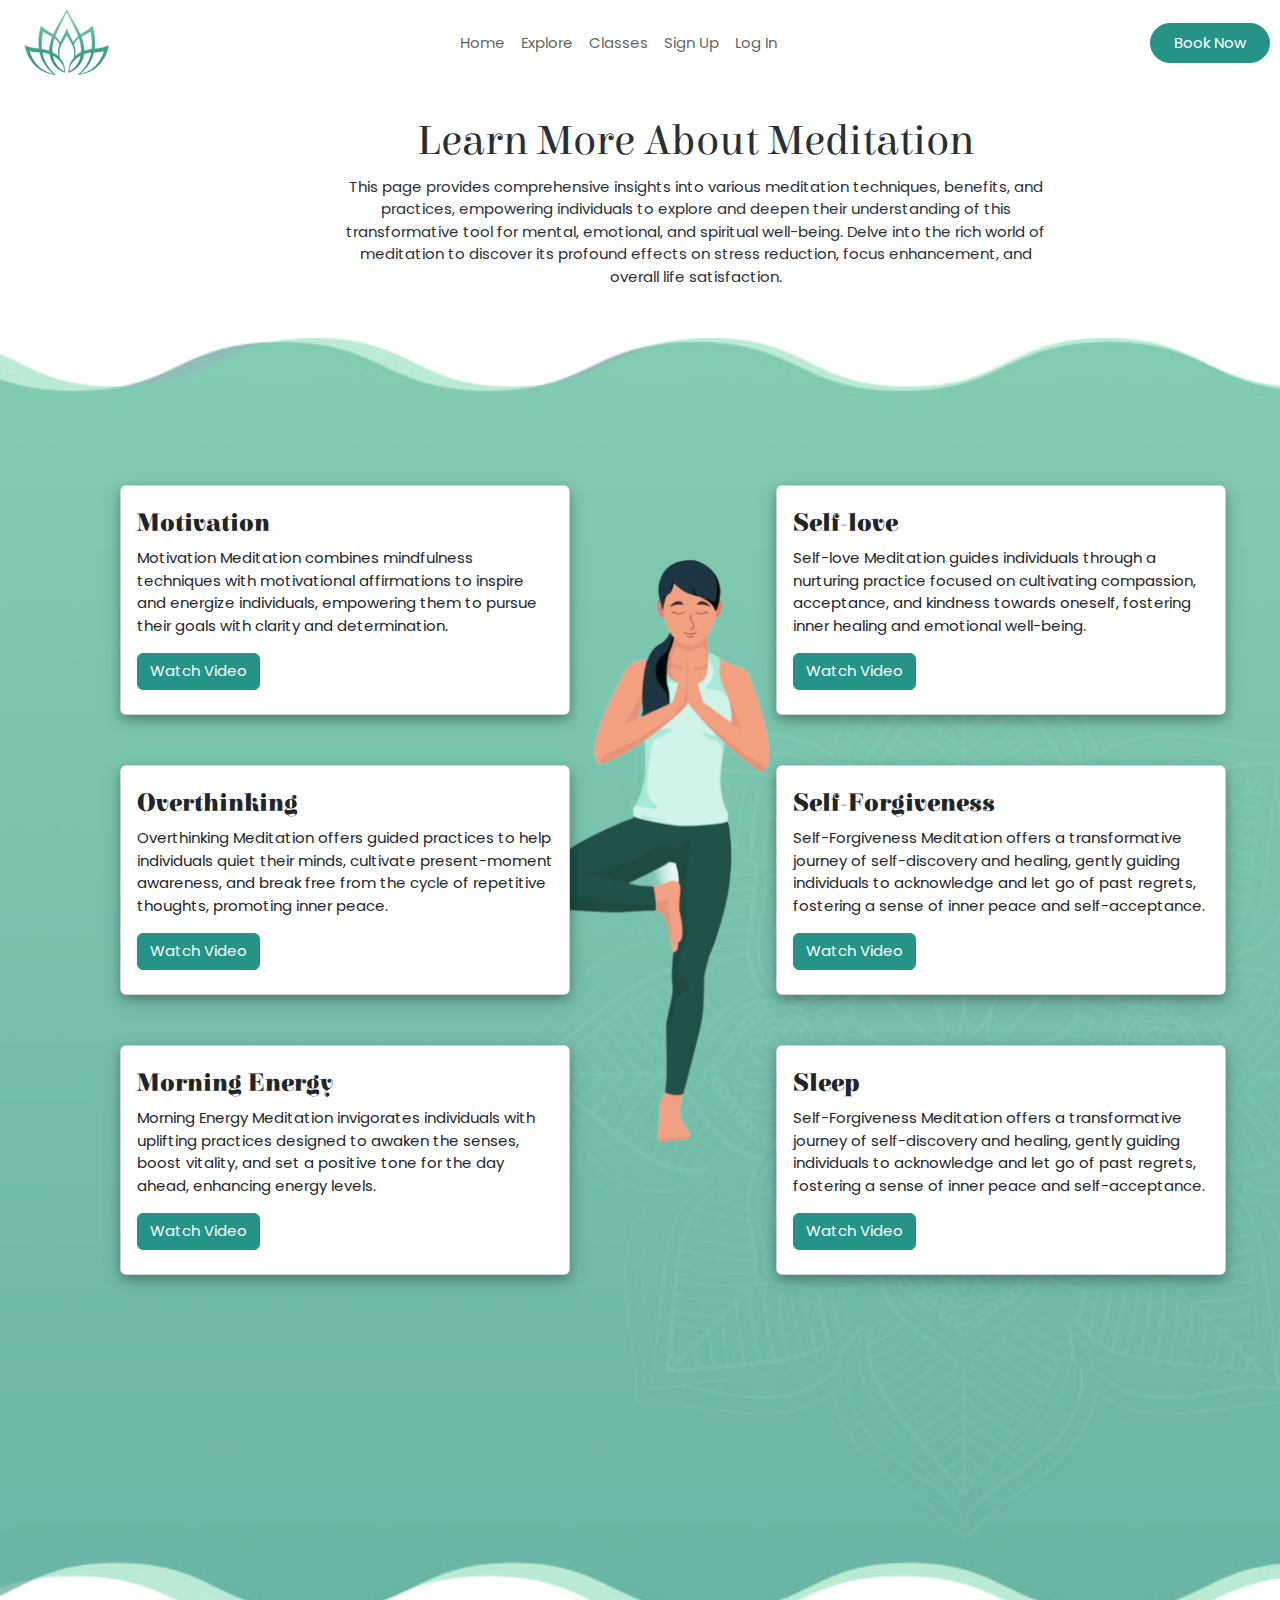
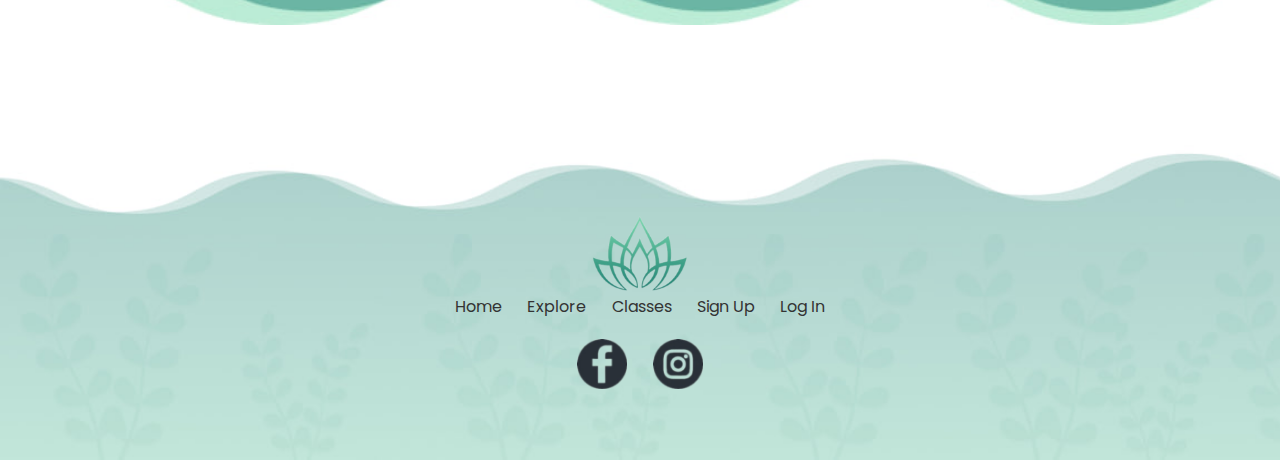
<file: pages/meditation.html>
<!DOCTYPE html>
<html lang="en">
<head>
    <meta charset="UTF-8">
    <meta name="viewport" content="width=device-width, initial-scale=1.0">
    <title>Mantra</title>
    <link rel="shortcut icon" type="image/png" href="../images/home/logo.png">
    <link href="https://cdn.jsdelivr.net/npm/bootstrap@5.3.0-alpha1/dist/css/bootstrap.min.css" rel="stylesheet">
    <link href="https://fonts.googleapis.com/css2?family=Elsie&display=swap" rel="stylesheet">
    <link href="https://fonts.googleapis.com/css2?family=Elsie&family=Poppins:ital,wght@0,100;0,200;0,300;0,400;0,500;0,600;0,700;0,800;0,900;1,100;1,200;1,300;1,400;1,500;1,600;1,700;1,800;1,900&display=swap" rel="stylesheet">
    <link rel="stylesheet" href="../styles/style-meditation.css">
    <link rel="stylesheet" href="../styles/styles.css">
</head>
<body>
    <nav class="navbar navbar-expand-lg navbar-light bg-light">
        <div class="container-fluid">
            <a class="navbar-brand" href="../index.html">
                <img src="../images/home/logo.png" alt="Logo" class="logo">
            </a>
            <button class="navbar-toggler" type="button" data-bs-toggle="collapse" data-bs-target="#navbarNav" aria-controls="navbarNav" aria-expanded="false" aria-label="Toggle navigation" id="navbarTogglerBtn">
                <span class="navbar-toggler-icon"></span>
            </button>
            <div class="collapse navbar-collapse justify-content-center navbar-center" id="navbarNav">
                <ul class="navbar-nav">
                    <li class="nav-item">
                        <a class="nav-link" aria-current="page" href="../index.html">Home</a>
                    </li>
                    <li class="nav-item">
                        <a class="nav-link" aria-current="page" href="explore.html">Explore</a>
                    </li>
                    <li class="nav-item">
                        <a class="nav-link" href="classes.html">Classes</a>
                    </li>
                    <li class="nav-item">
                        <a class="nav-link" href="registration.html">Sign Up</a>
                    </li>
                    <li class="nav-item">
                        <a class="nav-link" href="login.html">Log In</a>
                    </li>
                </ul>
                <button class="btn btn-primary btn-book ms-auto" onclick="window.location.href = 'appointment.html';">Book Now</button>
            </div>
        </div>
    </nav>

    <div class="center-content">
        <h2 class="yoga-head">Learn More About Meditation</h2>
        <p class="yoga-description">This page provides comprehensive insights into various meditation techniques, benefits, and practices, empowering individuals to explore and deepen their understanding of this transformative tool for mental, emotional, and spiritual well-being. Delve into the rich world of meditation to discover its profound effects on stress reduction, focus enhancement, and overall life satisfaction.</p>
    </div>

    <div class="container-meditation" id="videos-container">
        <div class="contain-meditation">
            <div class="row">
                <div class="col-md-4 left" id="left-column">
                    <!-- Video content will be dynamically inserted here -->
                </div>
                <div class="col-md-4">
                    <img src="../images/home/meditation.png" class="meditation">
                </div>
                <div class="col-md-4 right" id="right-column" class="right">
                    <!-- Video content will be dynamically inserted here -->
                </div>
            </div>
        </div>
    </div>

    <div class="footer">
        <div class="footer-logo">
            <img src="../images/home/logo.png" alt="Logo">
        </div>
        <div class="footer-menu">
            <ul>
                <li><a href="#">Home</a></li>
                <li><a href="pages/explore.html">Explore</a></li>
                <li><a href="pages/classes.html">Classes</a></li>
                <li><a href="pages/registration.html">Sign Up</a></li>
                <li><a href="pages/login.html">Log In</a></li>
            </ul>
        </div>
        <div class="footer-social">
            <a href="https://www.facebook.com/groups/2485699931753569/"><img src="../images/home/facebook.png" alt="Facebook"></a>
            <a href="https://www.instagram.com/yoga/"><img src="../images/home/instagram.png" alt="Instagram"></a>
        </div>
    </div>

    <script>
        function toggleOpenVideo(videoId) {
            const videoContainer = document.getElementById(videoId + 'Container');
            const button = document.getElementById(videoId + 'Button');
            const screenWidth = window.innerWidth;

            if (videoContainer && button) {
                if (videoContainer.style.display === 'none' || videoContainer.style.display === '') {
                    videoContainer.innerHTML = '<iframe width="560" height="315" frameborder="0" allowfullscreen></iframe>';
                    videoContainer.style.display = 'block';
                    videoContainer.style.zIndex = '9999';
                    button.textContent = 'Close Video';

                    if (screenWidth <= 768) {
                        videoContainer.style.position = 'fixed';
                        videoContainer.style.top = '50%';
                        videoContainer.style.left = '50%';
                        videoContainer.style.transform = 'translate(-50%, -50%)';
                        videoContainer.style.width = '70%';
                        videoContainer.style.height = '70%';
                    } else {
                        videoContainer.style.position = 'fixed';
                        videoContainer.style.top = '20%';
                        videoContainer.style.left = '28%';
                        videoContainer.style.width = '560';
                        videoContainer.style.height = '315';
                    }
                } else {
                    videoContainer.style.display = 'none';
                    button.textContent = 'Watch Video';
                }

                const iframe = videoContainer.querySelector('iframe');
                iframe.addEventListener('playing', function () {
                    button.textContent = 'Close Video';
                });
            } else {
                console.error('One or more elements not found in the DOM.');
            }
        }
    </script>

    <script>
        function fetchAndEmbedVideos() {
            const apiKey = 'AIzaSyBYEES2ZahJpjVbrTQyMyhXxX1FMXUCjgg';
            const videoData = [
                    {
                        title: 'Motivation',
                        description: 'Motivation Meditation combines mindfulness techniques with motivational affirmations to inspire and energize individuals, empowering them to pursue their goals with clarity and determination.',
                        videoId: 'BfUkeJuq4YQ'
                    },
                    {
                        title: 'Self-love',
                        description: 'Self-love Meditation guides individuals through a nurturing practice focused on cultivating compassion, acceptance, and kindness towards oneself, fostering inner healing and emotional well-being.',
                        videoId: 'vj0JDwQLof4'
                    },
                    {
                        title: 'Overthinking',
                        description: 'Overthinking Meditation offers guided practices to help individuals quiet their minds, cultivate present-moment awareness, and break free from the cycle of repetitive thoughts, promoting inner peace.',
                        videoId: 'eee_akiXk0M'
                    },
                    {
                        title: 'Self-Forgiveness',
                        description: 'Self-Forgiveness Meditation offers a transformative journey of self-discovery and healing, gently guiding individuals to acknowledge and let go of past regrets, fostering a sense of inner peace and self-acceptance.',
                        videoId: 'LWGSwfchz_A'
                    },
                    {
                        title: 'Morning Energy',
                        description: 'Morning Energy Meditation invigorates individuals with uplifting practices designed to awaken the senses, boost vitality, and set a positive tone for the day ahead, enhancing energy levels.',
                        videoId: 'DaHH--jJBtg'
                    },
                    {
                        title: 'Sleep',
                        description: 'Self-Forgiveness Meditation offers a transformative journey of self-discovery and healing, gently guiding individuals to acknowledge and let go of past regrets, fostering a sense of inner peace and self-acceptance.',
                        videoId: 'LWGSwfchz_A'
                    },

                ];

                const leftColumn = document.getElementById('left-column');
                const rightColumn = document.getElementById('right-column');

                videoData.forEach((video, index) => {
                    const containerId = video.videoId + 'Container';
                    const buttonId = video.videoId + 'Button';
                    const closeButtonId = 'close' + video.videoId + 'Button';

                    let button = document.getElementById(buttonId);
                    let closeButton = document.getElementById(closeButtonId);

                    button = document.createElement('button');
                    button.classList.add('btn', 'btn-primary', 'mr-2', 'btnVideo');
                    button.textContent = 'Watch Video';
                    button.id = buttonId;
                    button.onclick = () => toggleOpenVideo(video.videoId);

                    closeButton = document.createElement('button');
                    closeButton.classList.add('btn', 'btn-secondary');
                    closeButton.textContent = 'Close Video';
                    closeButton.style.display = 'none';
                    closeButton.id = closeButtonId;
                    closeButton.onclick = () => toggleOpenVideo(video.videoId);

                    const card = document.createElement('div');
                    card.classList.add('card', 'mb-3');
                    const cardBody = document.createElement('div');
                    cardBody.classList.add('card-body');
                    const header = document.createElement('h5');
                    header.classList.add('card-title');
                    header.textContent = video.title;
                    header.style.fontFamily = 'Elsie';
                    header.style.fontSize = '25px';
                    header.style.fontWeight = '800';
                    const description = document.createElement('p');
                    description.textContent = video.description;
                    description.style.fontFamily = 'Poppins';
                    description.style.fontSize = '15px';
                    const iframe = document.createElement('iframe');
                    iframe.width = '660';
                    iframe.height = '415';
                    iframe.src = `https://www.youtube.com/embed/${video.videoId}`;
                    iframe.frameborder = '0';
                    iframe.allowfullscreen = true;
                    iframe.style.display = 'none';
                    iframe.id = containerId;

                    cardBody.appendChild(header);
                    cardBody.appendChild(description);
                    cardBody.appendChild(button);
                    cardBody.appendChild(closeButton);
                    cardBody.appendChild(iframe);
                    card.appendChild(cardBody);

                    if (index % 2 === 0) {
                        leftColumn.appendChild(card);
                    } else {
                        rightColumn.appendChild(card);
                    }
                });
        }
        fetchAndEmbedVideos();
    </script>


    <script src="https://cdn.jsdelivr.net/npm/@popperjs/core@2.11.6/dist/umd/popper.min.js"></script>
    <script src="https://cdn.jsdelivr.net/npm/bootstrap@5.3.0-alpha1/dist/js/bootstrap.min.js"></script>
</body>
</html>
</file>
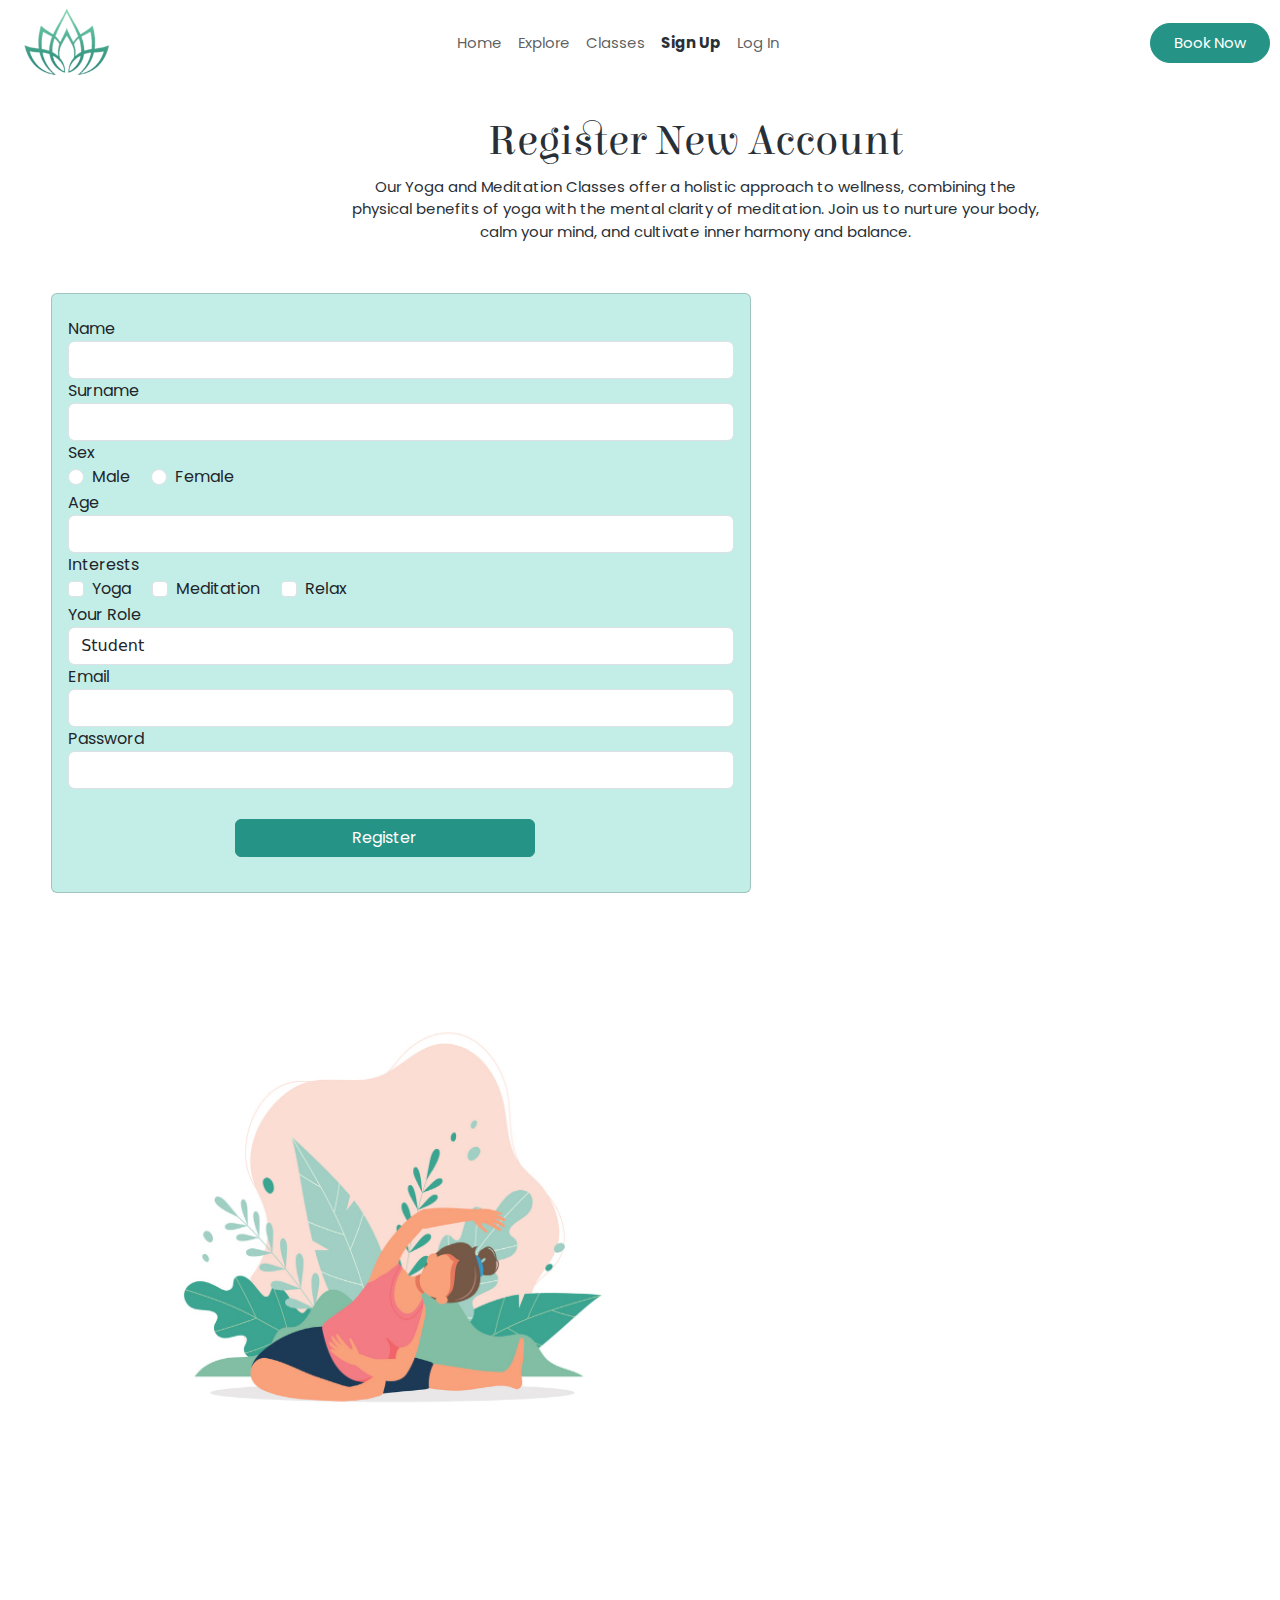
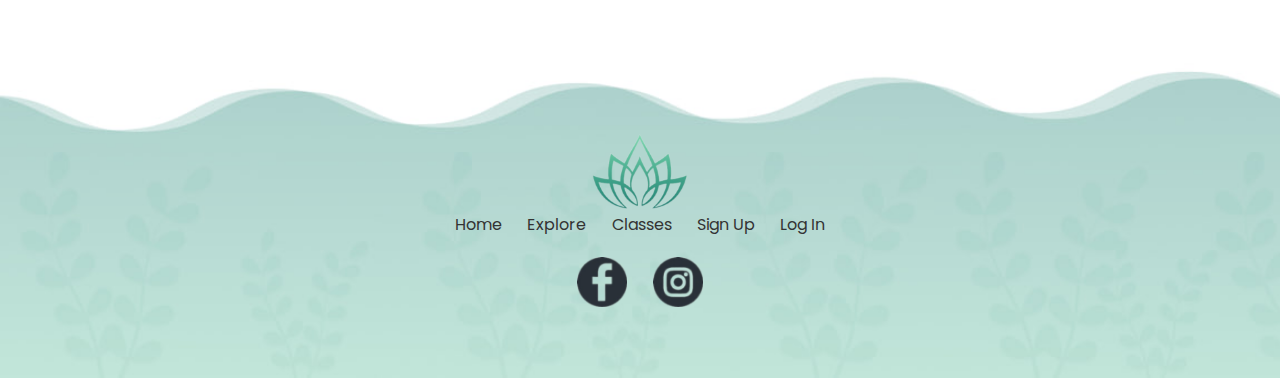
<file: pages/registration.html>
<!DOCTYPE html>
<html lang="en">
<head>
    <meta charset="UTF-8">
    <meta name="viewport" content="width=device-width, initial-scale=1.0">
    <title>Mantra</title>
    <link rel="shortcut icon" type="image/png" href="../images/home/logo.png">
    <link href="https://cdn.jsdelivr.net/npm/bootstrap@5.3.0-alpha1/dist/css/bootstrap.min.css" rel="stylesheet">
    <link href="https://fonts.googleapis.com/css2?family=Elsie&display=swap" rel="stylesheet">
    <link href="https://fonts.googleapis.com/css2?family=Elsie&family=Poppins:ital,wght@0,100;0,200;0,300;0,400;0,500;0,600;0,700;0,800;0,900;1,100;1,200;1,300;1,400;1,500;1,600;1,700;1,800;1,900&display=swap" rel="stylesheet">
    <link rel="stylesheet" href="../styles/style-register.css">
    <link rel="stylesheet" href="../styles/styles.css">
</head>
<body>
    <nav class="navbar navbar-expand-lg navbar-light bg-light">
        <div class="container-fluid">
            <a class="navbar-brand" href="../index.html">
                <img src="../images/home/logo.png" alt="Logo" class="logo">
            </a>
            <button class="navbar-toggler" type="button" data-bs-toggle="collapse" data-bs-target="#navbarNav" aria-controls="navbarNav" aria-expanded="false" aria-label="Toggle navigation" id="navbarTogglerBtn">
                <span class="navbar-toggler-icon"></span>
            </button>
            <div class="collapse navbar-collapse justify-content-center navbar-center" id="navbarNav">
                <ul class="navbar-nav">
                    <li class="nav-item">
                        <a class="nav-link" aria-current="page" href="../index.html">Home</a>
                    </li>
                    <li class="nav-item">
                        <a class="nav-link" aria-current="page" href="explore.html">Explore</a>
                    </li>
                    <li class="nav-item">
                        <a class="nav-link" href="classes.html">Classes</a>
                    </li>
                    <li class="nav-item">
                        <a class="nav-link active" href="#">Sign Up</a>
                    </li>
                    <li class="nav-item">
                        <a class="nav-link" href="login.html">Log In</a>
                    </li>
                </ul>
                <button class="btn btn-primary btn-book ms-auto" onclick="window.location.href = 'appointment.html';">Book Now</button>
            </div>
        </div>
    </nav>

    <div class="center-content">
        <h2 class="yoga-head">Register New Account</h2>
        <p class="yoga-description">Our Yoga and Meditation Classes offer a holistic approach to wellness, combining the physical benefits of yoga with the mental clarity of meditation. Join us to nurture your body, calm your mind, and cultivate inner harmony and balance.</p>
    </div>

    <div class="container-yoga">
        <div class="contain-yoga">
            <div class="row">
                <div class="col-md-6">
                    <form id="registerForm" class="custom-form" action="#" method="POST">
                        <div class="card custom-card-yoga">
                            <div class="card-body">
                                <div class="form-group">
                                    <label for="name">Name</label>
                                    <input type="text" class="form-control" id="name" name="name" required>
                                </div>
                                <div class="form-group">
                                    <label for="surname">Surname</label>
                                    <input type="text" class="form-control" id="surname" name="surname" required>
                                </div>
                                <div class="form-group">
                                    <label for="sex">Sex</label><br>
                                    <div class="form-check form-check-inline">
                                        <input class="form-check-input" type="radio" name="sex" id="male" value="male" required>
                                        <label class="form-check-label" for="male">Male</label>
                                    </div>
                                    <div class="form-check form-check-inline">
                                        <input class="form-check-input" type="radio" name="sex" id="female" value="female" required>
                                        <label class="form-check-label" for="female">Female</label>
                                    </div>
                                </div>
                                <div class="form-group">
                                    <label for="age">Age</label>
                                    <input type="number" class="form-control" id="age" name="age" required>
                                </div>
                                <div class="form-group">
                                    <label for="interests">Interests</label><br>
                                    <div class="form-check form-check-inline">
                                        <input class="form-check-input" type="checkbox" id="yogaInterest" value="yoga">
                                        <label class="form-check-label" for="yogaInterest">Yoga</label>
                                    </div>
                                    <div class="form-check form-check-inline">
                                        <input class="form-check-input" type="checkbox" id="meditationInterest" value="meditation">
                                        <label class="form-check-label" for="meditationInterest">Meditation</label>
                                    </div>
                                    <div class="form-check form-check-inline">
                                        <input class="form-check-input" type="checkbox" id="relaxInterest" value="relax">
                                        <label class="form-check-label" for="relaxInterest">Relax</label>
                                    </div>
                                </div>
                                <div class="form-group">
                                    <label for="role">Your Role</label>
                                    <select class="form-control" id="role" name="role" required>
                                        <option value="Student">Student</option>
                                        <option value="Officer">Officer</option>
                                        <option value="Teacher">Teacher</option>
                                    </select>
                                </div>
                                <div class="form-group">
                                    <label for="email">Email</label>
                                    <input type="email" class="form-control" id="email" name="email" required>
                                </div>
                                <div class="form-group">
                                    <label for="password">Password</label>
                                    <input type="password" class="form-control" id="password" name="password" required>
                                </div>
                                <button type="submit" class="btn btn-primary btn-appointment">Register</button>
                            </div>
                        </div>
                    </form>                    
                </div>
                
                <div id="carouselImages2" class="carousel slide custom-carousel" data-bs-ride="carousel">
                    <div class="carousel-inner">
                        <div class="carousel-item yoga active">
                            <img src="../images/explore/prenatal-yoga.jpg" class="prenatal-image" alt="Fourth Image">
                        </div>
                        <div class="carousel-item yoga">
                            <img src="../images/explore/yoga-therapy.jpg" class="therapy" alt="Fifth Image">
                        </div>
                        <div class="carousel-item yoga ">
                            <img src="../images/explore/hatha-yoga.jpg" class="hatha" alt="Sixth Image">
                        </div>
                    </div>
                </div>
            </div>
        </div>
    </div>    

    <div class="footer">
        <div class="footer-logo">
            <img src="../images/home/logo.png" alt="Logo">
        </div>
        <div class="footer-menu">
            <ul>
                <li><a href="../index.html">Home</a></li>
                <li><a href="explore.html">Explore</a></li>
                <li><a href="classes.html">Classes</a></li>
                <li><a href="#">Sign Up</a></li>
                <li><a href="login.html">Log In</a></li>
            </ul>
        </div>
        <div class="footer-social">
            <a href="https://www.facebook.com/groups/2485699931753569/"><img src="../images/home/facebook.png" alt="Facebook"></a>
            <a href="https://www.instagram.com/yoga/"><img src="../images/home/instagram.png" alt="Instagram"></a>
        </div>
    </div>

    <script src="../script.js"></script>
    <script src="https://cdn.jsdelivr.net/npm/@popperjs/core@2.11.6/dist/umd/popper.min.js"></script>
    <script src="https://cdn.jsdelivr.net/npm/bootstrap@5.3.0-alpha1/dist/js/bootstrap.min.js"></script>
</body>
</html>
</file>
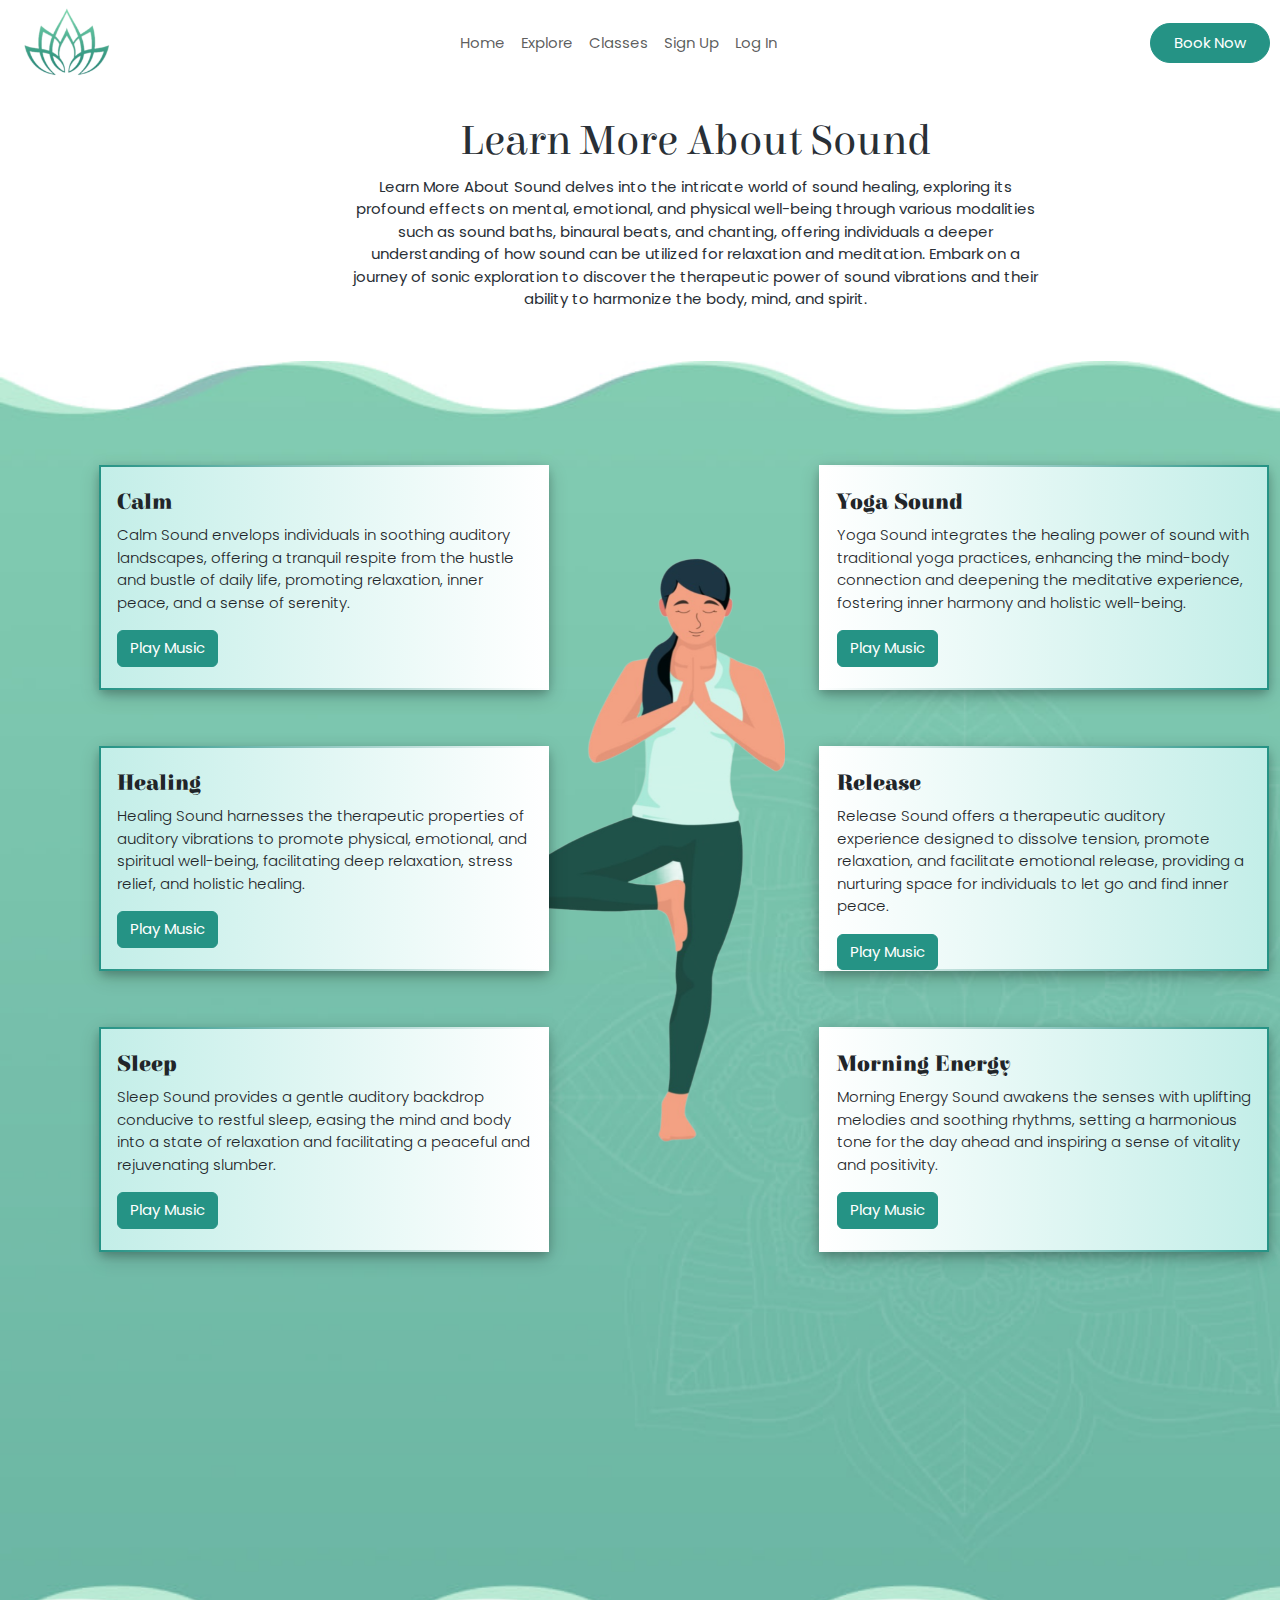
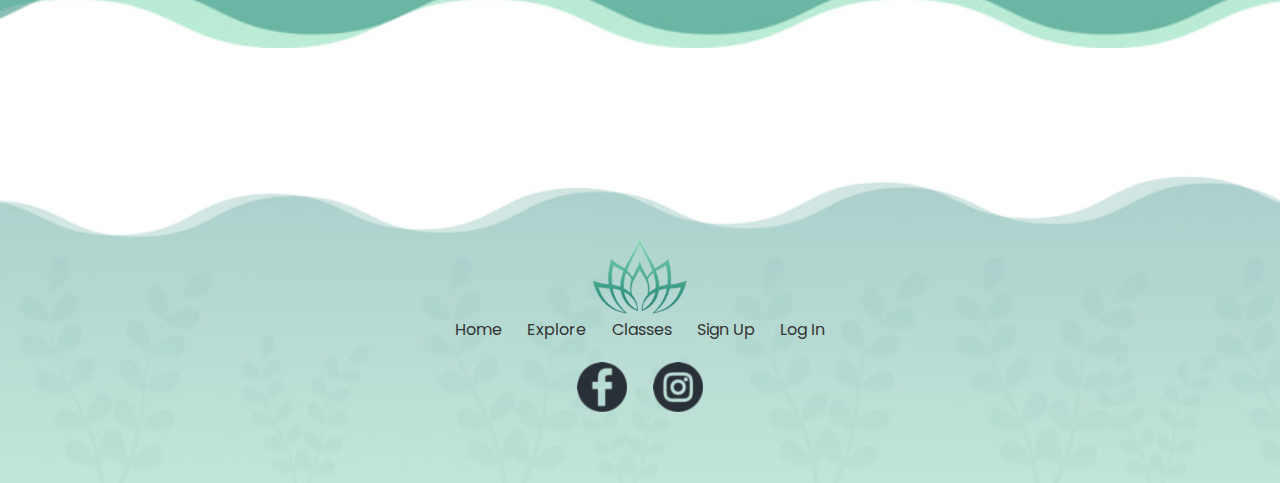
<file: pages/sound.html>
<!DOCTYPE html>
<html lang="en">
<head>
    <meta charset="UTF-8">
    <meta name="viewport" content="width=device-width, initial-scale=1.0">
    <title>Mantra</title>
    <link rel="shortcut icon" type="image/png" href="../images/home/logo.png">
    <link href="https://cdn.jsdelivr.net/npm/bootstrap@5.3.0-alpha1/dist/css/bootstrap.min.css" rel="stylesheet">
    <link href="https://fonts.googleapis.com/css2?family=Elsie&display=swap" rel="stylesheet">
    <link href="https://fonts.googleapis.com/css2?family=Elsie&family=Poppins:ital,wght@0,100;0,200;0,300;0,400;0,500;0,600;0,700;0,800;0,900;1,100;1,200;1,300;1,400;1,500;1,600;1,700;1,800;1,900&display=swap" rel="stylesheet">
    <link rel="stylesheet" href="../styles/style-sound.css">
    <link rel="stylesheet" href="../styles/styles.css">
</head>
<body>
    <nav class="navbar navbar-expand-lg navbar-light bg-light">
        <div class="container-fluid">
            <a class="navbar-brand" href="../index.html">
                <img src="../images/home/logo.png" alt="Logo" class="logo">
            </a>
            <button class="navbar-toggler" type="button" data-bs-toggle="collapse" data-bs-target="#navbarNav" aria-controls="navbarNav" aria-expanded="false" aria-label="Toggle navigation" id="navbarTogglerBtn">
                <span class="navbar-toggler-icon"></span>
            </button>
            <div class="collapse navbar-collapse justify-content-center navbar-center" id="navbarNav">
                <ul class="navbar-nav">
                    <li class="nav-item">
                        <a class="nav-link" aria-current="page" href="../index.html">Home</a>
                    </li>
                    <li class="nav-item">
                        <a class="nav-link" aria-current="page" href="explore.html">Explore</a>
                    </li>
                    <li class="nav-item">
                        <a class="nav-link" href="classes.html">Classes</a>
                    </li>
                    <li class="nav-item">
                        <a class="nav-link" href="registration.html">Sign Up</a>
                    </li>
                    <li class="nav-item">
                        <a class="nav-link" href="login.html">Log In</a>
                    </li>
                </ul>
                <button class="btn btn-primary btn-book ms-auto" onclick="window.location.href = 'appointment.html';">Book Now</button>
            </div>
        </div>
    </nav>

    <div class="center-content">
        <h2 class="yoga-head">Learn More About Sound</h2>
        <p class="yoga-description">Learn More About Sound delves into the intricate world of sound healing, exploring its profound effects on mental, emotional, and physical well-being through various modalities such as sound baths, binaural beats, and chanting, offering individuals a deeper understanding of how sound can be utilized for relaxation and meditation. Embark on a journey of sonic exploration to discover the therapeutic power of sound vibrations and their ability to harmonize the body, mind, and spirit.</p>
    </div>

    <audio id="music" controls style="display: none;">
        <source src="" type="audio/mpeg">
        Your browser does not support the audio element.
    </audio>

    <div class="container-yoga">
        <div class="contain-yoga">
            <div class="row justify-content-center">
                <div class="col-md-4">
                    <div class="card custom-card-left">
                        <div class="card-body">
                            <h3 class="self-header">Calm</h3>
                            <p class="self-text">Calm Sound envelops individuals in soothing auditory landscapes, offering a tranquil respite from the hustle and bustle of daily life, promoting relaxation, inner peace, and a sense of serenity.</p>
                            <button id="btnCalm" class="btn btn-primary btn-breath play" onclick="toggleMusic('../music/calm.mp3', 'btnCalm')">Play Music</button>
                        </div>
                    </div>
                    <div class="card custom-card-left">
                        <div class="card-body">
                            <h3 class="sleep-header">Healing</h3>
                            <p class="sleep-text">Healing Sound harnesses the therapeutic properties of auditory vibrations to promote physical, emotional, and spiritual well-being, facilitating deep relaxation, stress relief, and holistic healing.</p>
                            <button id="btnHealing" class="btn btn-primary btn-breath play" onclick="toggleMusic('../music/healing.mp3', 'btnHealing')">Play Music</button>
                        </div>
                    </div>
                    <div class="card custom-card-left">
                        <div class="card-body">
                            <h3 class="motivation-header">Sleep</h3>
                            <p class="motivation-text">Sleep Sound provides a gentle auditory backdrop conducive to restful sleep, easing the mind and body into a state of relaxation and facilitating a peaceful and rejuvenating slumber.</p>
                            <button id="btnSleep" class="btn btn-primary btn-breath play" onclick="toggleMusic('../music/sleep.mp3', 'btnSleep')">Play Music</button>
                        </div>
                    </div>
                </div>
                
                <div class="col-md-4">
                    <img src="../images/home/meditation.png" alt="Image" class="meditation">
                </div>
                <div class="col-md-4">
                    <div class="card custom-card-right">
                        <div class="card-body">
                            <h3 class="motivation-header">Yoga Sound</h3>
                            <p class="motivation-text">Yoga Sound integrates the healing power of sound with traditional yoga practices, enhancing the mind-body connection and deepening the meditative experience, fostering inner harmony and holistic well-being.</p>
                            <button id="btnYoga" class="btn btn-primary btn-breath play" onclick="toggleMusic('../music/yoga.mp3', 'btnYoga')">Play Music</button>
                        </div>
                    </div>
                    <div class="card custom-card-right">
                        <div class="card-body">
                            <h3 class="motivation-header">Release</h3>
                            <p class="motivation-text">Release Sound offers a therapeutic auditory experience designed to dissolve tension, promote relaxation, and facilitate emotional release, providing a nurturing space for individuals to let go and find inner peace.</p>
                            <button id="btnRelease" class="btn btn-primary btn-breath play" onclick="toggleMusic('../music/release.mp3', 'btnRelease')">Play Music</button>
                        </div>
                    </div>
                    <div class="card custom-card-right">
                        <div class="card-body">
                            <h3 class="motivation-header">Morning Energy</h3>
                            <p class="motivation-text">Morning Energy Sound awakens the senses with uplifting melodies and soothing rhythms, setting a harmonious tone for the day ahead and inspiring a sense of vitality and positivity.</p>
                            <button id="btnMorning" class="btn btn-primary btn-breath play" onclick="toggleMusic('../music/morning.mp3', 'btnMorning')">Play Music</button>
                        </div>
                    </div>
                </div>
            </div>
        </div>
    </div>

    <div class="footer">
        <div class="footer-logo">
            <img src="../images/home/logo.png" alt="Logo">
        </div>
        <div class="footer-menu">
            <ul>
                <li><a href="../index.html">Home</a></li>
                <li><a href="pages/explore.html">Explore</a></li>
                <li><a href="pages/classes.html">Classes</a></li>
                <li><a href="pages/registration.html">Sign Up</a></li>
                <li><a href="pages/login.html">Log In</a></li>
            </ul>
        </div>
        <div class="footer-social">
            <a href="https://www.facebook.com/groups/2485699931753569/"><img src="../images/home/facebook.png" alt="Facebook"></a>
            <a href="https://www.instagram.com/yoga/"><img src="../images/home/instagram.png" alt="Instagram"></a>
        </div>
    </div>

    <script src="../script.js"></script>
    <script src="https://cdn.jsdelivr.net/npm/@popperjs/core@2.11.6/dist/umd/popper.min.js"></script>
    <script src="https://cdn.jsdelivr.net/npm/bootstrap@5.3.0-alpha1/dist/js/bootstrap.min.js"></script>
</body>
</html>
</file>
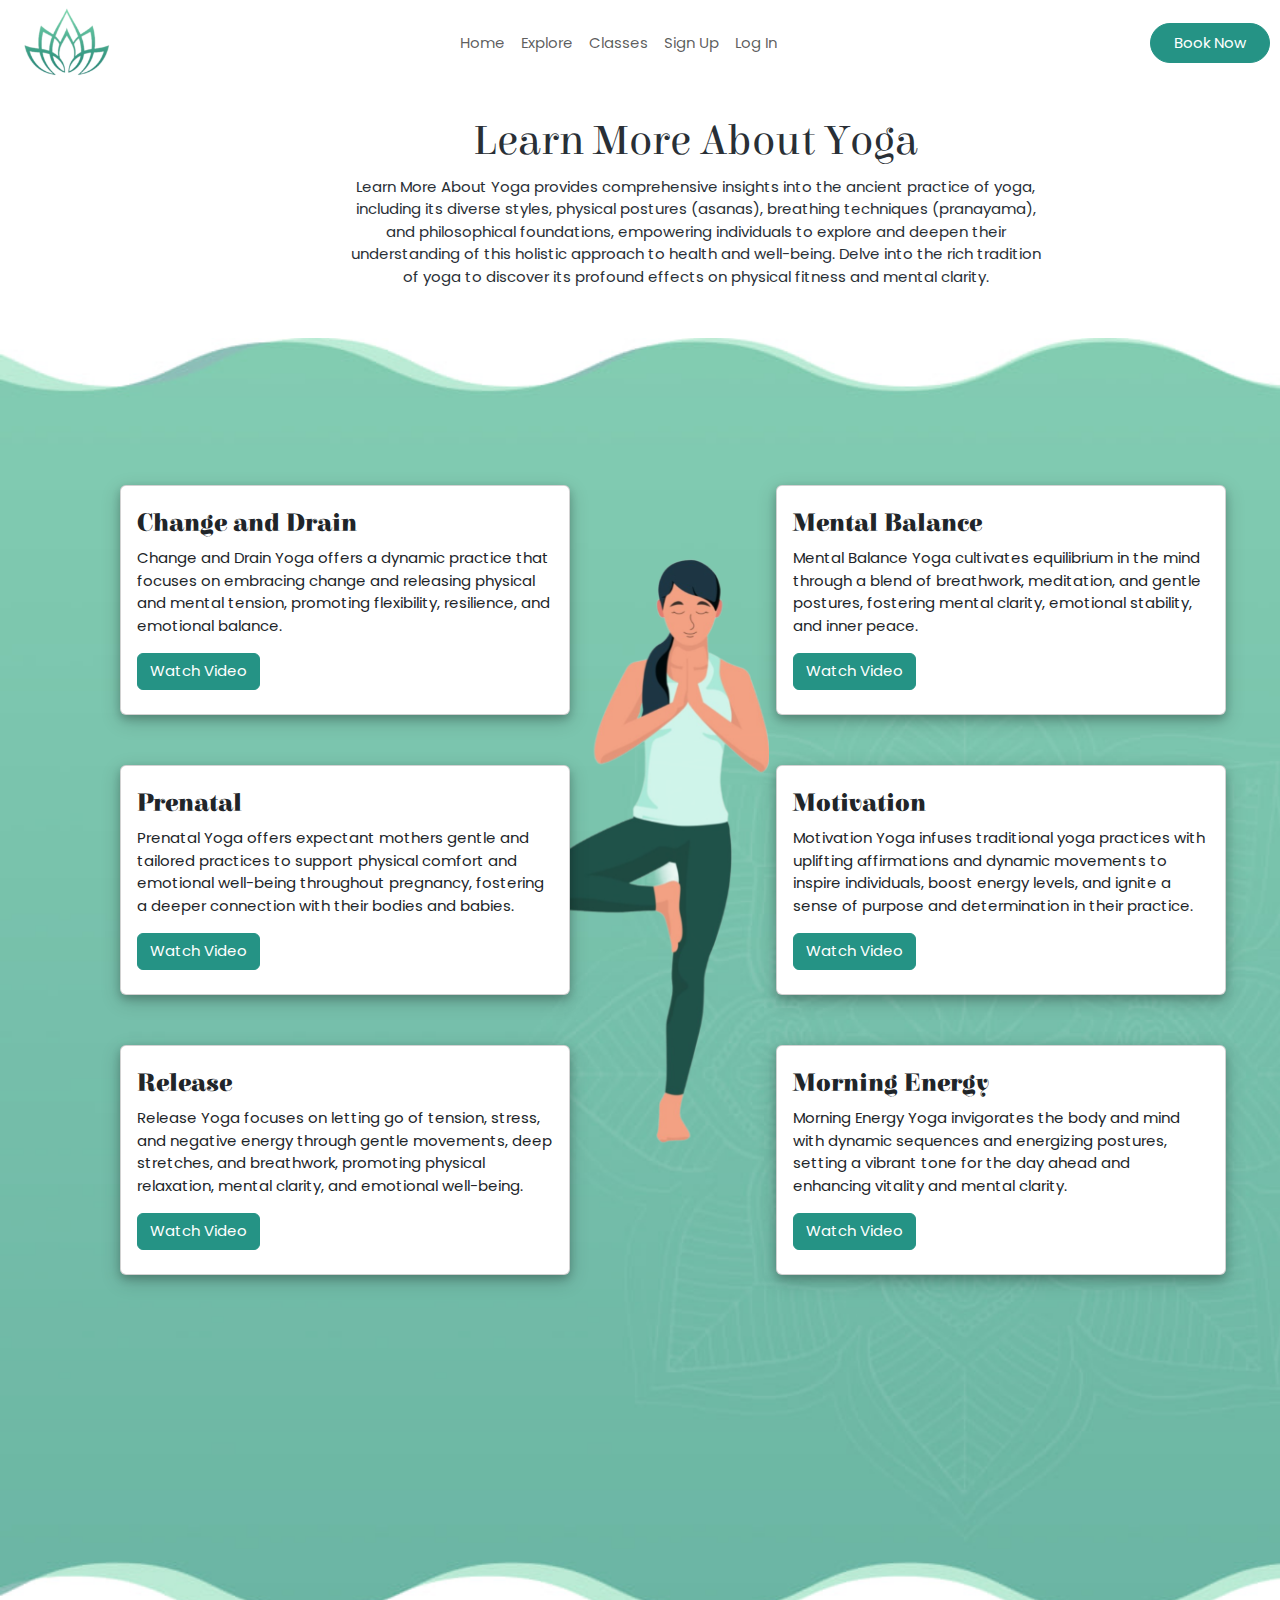
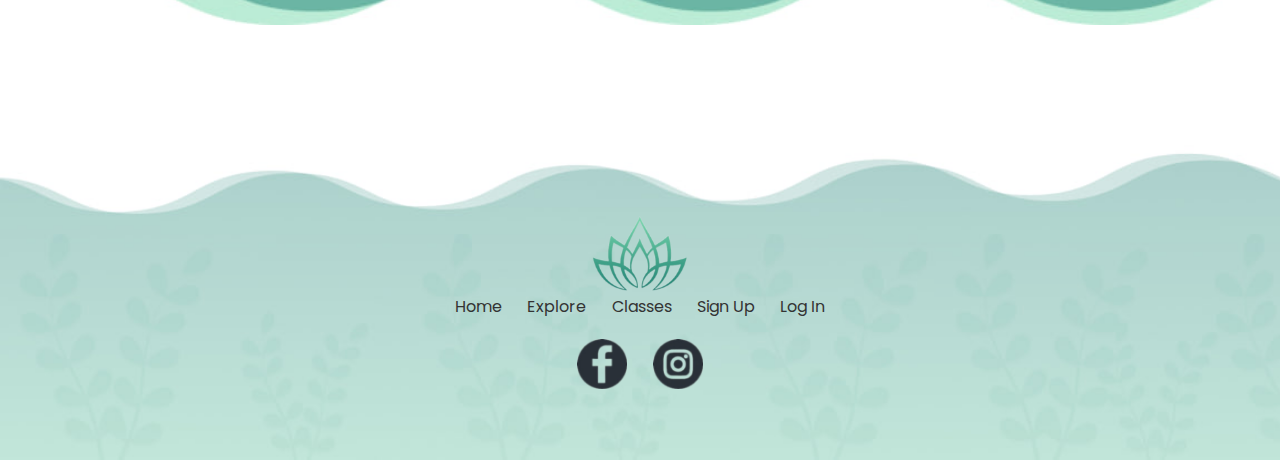
<file: pages/yoga.html>
<!DOCTYPE html>
<html lang="en">
<head>
    <meta charset="UTF-8">
    <meta name="viewport" content="width=device-width, initial-scale=1.0">
    <title>Mantra</title>
    <link rel="shortcut icon" type="image/png" href="../images/home/logo.png">
    <link href="https://cdn.jsdelivr.net/npm/bootstrap@5.3.0-alpha1/dist/css/bootstrap.min.css" rel="stylesheet">
    <link href="https://fonts.googleapis.com/css2?family=Elsie&display=swap" rel="stylesheet">
    <link href="https://fonts.googleapis.com/css2?family=Elsie&family=Poppins:ital,wght@0,100;0,200;0,300;0,400;0,500;0,600;0,700;0,800;0,900;1,100;1,200;1,300;1,400;1,500;1,600;1,700;1,800;1,900&display=swap" rel="stylesheet">
    <link rel="stylesheet" href="../styles/style-yoga.css">
    <link rel="stylesheet" href="../styles/styles.css">
</head>
<body>
    <nav class="navbar navbar-expand-lg navbar-light bg-light">
        <div class="container-fluid">
            <a class="navbar-brand" href="../index.html">
                <img src="../images/home/logo.png" alt="Logo" class="logo">
            </a>
            <button class="navbar-toggler" type="button" data-bs-toggle="collapse" data-bs-target="#navbarNav" aria-controls="navbarNav" aria-expanded="false" aria-label="Toggle navigation" id="navbarTogglerBtn">
                <span class="navbar-toggler-icon"></span>
            </button>
            <div class="collapse navbar-collapse justify-content-center navbar-center" id="navbarNav">
                <ul class="navbar-nav">
                    <li class="nav-item">
                        <a class="nav-link" aria-current="page" href="../index.html">Home</a>
                    </li>
                    <li class="nav-item">
                        <a class="nav-link" aria-current="page" href="explore.html">Explore</a>
                    </li>
                    <li class="nav-item">
                        <a class="nav-link" href="classes.html">Classes</a>
                    </li>
                    <li class="nav-item">
                        <a class="nav-link" href="registration.html">Sign Up</a>
                    </li>
                    <li class="nav-item">
                        <a class="nav-link" href="login.html">Log In</a>
                    </li>
                </ul>
                <button class="btn btn-primary btn-book ms-auto" onclick="window.location.href = 'appointment.html';">Book Now</button>
            </div>
        </div>
    </nav>

    <div class="center-content">
        <h2 class="yoga-head">Learn More About Yoga</h2>
        <p class="yoga-description">Learn More About Yoga provides comprehensive insights into the ancient practice of yoga, including its diverse styles, physical postures (asanas), breathing techniques (pranayama), and philosophical foundations, empowering individuals to explore and deepen their understanding of this holistic approach to health and well-being. Delve into the rich tradition of yoga to discover its profound effects on physical fitness and mental clarity.</p>
    </div>

    <div class="container-yoga" id="videos-container">
        <div class="contain-yoga">
            <div class="row">
                <div class="col-md-4 left" id="left-column">
                    <!-- Video cards -->
                </div>
                <div class="col-md-4">
                    <img src="../images/home/meditation.png" class="meditation">
                </div>
                <div class="col-md-4 right" id="right-column" class="right">
                    <!-- Video cards -->
                </div>
            </div>
        </div>
    </div>

    <div class="footer">
        <div class="footer-logo">
            <img src="../images/home/logo.png" alt="Logo">
        </div>
        <div class="footer-menu">
            <ul>
                <li><a href="#">Home</a></li>
                <li><a href="pages/explore.html">Explore</a></li>
                <li><a href="pages/classes.html">Classes</a></li>
                <li><a href="pages/registration.html">Sign Up</a></li>
                <li><a href="pages/login.html">Log In</a></li>
            </ul>
        </div>
        <div class="footer-social">
            <a href="https://www.facebook.com/groups/2485699931753569/"><img src="../images/home/facebook.png" alt="Facebook"></a>
            <a href="https://www.instagram.com/yoga/"><img src="../images/home/instagram.png" alt="Instagram"></a>
        </div>
    </div>

    <script>
        function toggleOpenVideo(videoId) {
            const videoContainer = document.getElementById(videoId + 'Container');
            const button = document.getElementById(videoId + 'Button');
            const screenWidth = window.innerWidth;

            if (videoContainer && button) {
                if (videoContainer.style.display === 'none' || videoContainer.style.display === '') {
                    videoContainer.innerHTML = '<iframe width="560" height="315" frameborder="0" allowfullscreen></iframe>';
                    videoContainer.style.display = 'block';
                    videoContainer.style.zIndex = '9999';
                    button.textContent = 'Close Video';

                    if (screenWidth <= 768) {
                        videoContainer.style.position = 'fixed';
                        videoContainer.style.top = '50%';
                        videoContainer.style.left = '50%';
                        videoContainer.style.transform = 'translate(-50%, -50%)';
                        videoContainer.style.width = '70%';
                        videoContainer.style.height = '70%';
                    } else {
                        videoContainer.style.position = 'fixed';
                        videoContainer.style.top = '20%';
                        videoContainer.style.left = '28%';
                        videoContainer.style.width = '560';
                        videoContainer.style.height = '315';
                    }
                } else {
                    videoContainer.style.display = 'none';
                    button.textContent = 'Watch Video';
                }

                const iframe = videoContainer.querySelector('iframe');
                iframe.addEventListener('playing', function () {
                    button.textContent = 'Close Video';
                });
            } else {
                console.error('One or more elements not found in the DOM.');
            }
        }
    </script>

    <script>
        function fetchAndEmbedVideos() {
            const apiKey = 'AIzaSyBYEES2ZahJpjVbrTQyMyhXxX1FMXUCjgg';
            const videoData = [
                {
                    title: 'Change and Drain',
                    description: 'Change and Drain Yoga offers a dynamic practice that focuses on embracing change and releasing physical and mental tension, promoting flexibility, resilience, and emotional balance.',
                    videoId: 'E3jFEOD2tIU'
                },
                {
                    title: 'Mental Balance',
                    description: 'Mental Balance Yoga cultivates equilibrium in the mind through a blend of breathwork, meditation, and gentle postures, fostering mental clarity, emotional stability, and inner peace.',
                    videoId: 'x0nZ1ZLephQ'
                },
                {
                    title: 'Prenatal',
                    description: 'Prenatal Yoga offers expectant mothers gentle and tailored practices to support physical comfort and emotional well-being throughout pregnancy, fostering a deeper connection with their bodies and babies.',
                    videoId: '-3bvlFKeLRE'
                },
                {
                    title: 'Motivation',
                    description: 'Motivation Yoga infuses traditional yoga practices with uplifting affirmations and dynamic movements to inspire individuals, boost energy levels, and ignite a sense of purpose and determination in their practice.',
                    videoId: 'C1pm0g2mSlE'
                },
                {
                    title: 'Release',
                    description: 'Release Yoga focuses on letting go of tension, stress, and negative energy through gentle movements, deep stretches, and breathwork, promoting physical relaxation, mental clarity, and emotional well-being.',
                    videoId: 'JhU16ECcd5Y'
                },
                {
                    title: 'Morning Energy',
                    description: 'Morning Energy Yoga invigorates the body and mind with dynamic sequences and energizing postures, setting a vibrant tone for the day ahead and enhancing vitality and mental clarity.',
                    videoId: 'j8bEWn2E9uo'
                }
            ];

                const leftColumn = document.getElementById('left-column');
                const rightColumn = document.getElementById('right-column');

                videoData.forEach((video, index) => {
                    const containerId = video.videoId + 'Container';
                    const buttonId = video.videoId + 'Button';
                    const closeButtonId = 'close' + video.videoId + 'Button';

                    let button = document.getElementById(buttonId);
                    let closeButton = document.getElementById(closeButtonId);

                    button = document.createElement('button');
                    button.classList.add('btn', 'btn-primary', 'mr-2', 'btnVideo');
                    button.textContent = 'Watch Video';
                    button.id = buttonId;
                    button.onclick = () => toggleOpenVideo(video.videoId);

                    closeButton = document.createElement('button');
                    closeButton.classList.add('btn', 'btn-secondary');
                    closeButton.textContent = 'Close Video';
                    closeButton.style.display = 'none';
                    closeButton.id = closeButtonId;
                    closeButton.onclick = () => toggleOpenVideo(video.videoId);

                    const card = document.createElement('div');
                    card.classList.add('card', 'mb-3');
                    const cardBody = document.createElement('div');
                    cardBody.classList.add('card-body');
                    const header = document.createElement('h5');
                    header.classList.add('card-title');
                    header.textContent = video.title;
                    header.style.fontFamily = 'Elsie';
                    header.style.fontSize = '25px';
                    header.style.fontWeight = '800';
                    const description = document.createElement('p');
                    description.textContent = video.description;
                    description.style.fontFamily = 'Poppins';
                    description.style.fontSize = '15px';
                    const iframe = document.createElement('iframe');
                    iframe.width = '660';
                    iframe.height = '415';
                    iframe.src = `https://www.youtube.com/embed/${video.videoId}`;
                    iframe.frameborder = '0';
                    iframe.allowfullscreen = true;
                    iframe.style.display = 'none';
                    iframe.id = containerId;

                    cardBody.appendChild(header);
                    cardBody.appendChild(description);
                    cardBody.appendChild(button);
                    cardBody.appendChild(closeButton);
                    cardBody.appendChild(iframe);
                    card.appendChild(cardBody);

                    if (index % 2 === 0) {
                        leftColumn.appendChild(card);
                    } else {
                        rightColumn.appendChild(card);
                    }
                });
        }
        fetchAndEmbedVideos();
    </script>

    <script src="https://cdn.jsdelivr.net/npm/@popperjs/core@2.11.6/dist/umd/popper.min.js"></script>
    <script src="https://cdn.jsdelivr.net/npm/bootstrap@5.3.0-alpha1/dist/js/bootstrap.min.js"></script>
</body>
</html>
</file>
<file: styles/style-home.css>
.carousel-item:nth-child(1) {
    min-height: 900px;
    background-image: url('../images/home/bg.jpg');
    background-size: cover;
    background-position: center;
}

.carousel-item:nth-child(2) {
    min-height: 900px;
    background-image: url('../images/home/bg.jpg');
    background-size: cover;
    background-position: center;
}

.carousel-item:nth-child(3) {
    min-height: 900px;
    background-image: url('../images/home/bg.jpg');
    background-size: cover;
    background-position: center;
}

.header-container {
    width: 100%;
    max-width: 750px;
    margin-left: auto;
    margin-right: auto;
    margin-top: 25px;
    text-align: center;
}

.text-header {
    font-family: "Elsie", sans-serif;
    font-size: 60px;
    color: white;
}

.text-small-container {
    width: 100%;
    max-width: 950px;
    margin-left: auto;
    margin-right: auto;
    text-align: center;
}

.text-small,
.practice-description,
.breath-description,
.meditation-description,
.transform-description {
    font-family: 'Poppins', sans-serif;
    font-size: 15px;
    color: #292F36;
}

.btn-start,
.btn-point {
    background-color: #259385;
    border-radius: 30px;
    border-color: #259385;
}

.btn-start {
    width: 180px;
    height: 50px;
    margin-left: 40%;
    margin-top: 25px;
}

.btn-start:hover {
    background-color: white;
    border-color: white;
    color: #259385;
}

.image-carousel1 {
    margin-left: 33%;
    align-items: center;
}

.carousel1 {
    height: 100%;
    max-height: 280px;
    width: 100%;
    max-width: 300px;
    margin-top: 50px;
}

.container-points {
    margin-top: 50px;
    text-align: center;
}

.container-points .col {
    display: inline-block;
    margin: 0 100px;
}

.card {
    box-shadow: 0 4px 8px 0 rgba(0, 0, 0, 0.2), 0 6px 20px 0 rgba(0, 0, 0, 0.19);
}

.point {
    height: 100px;
}

.btn-point {
    width: 150px;
    height: 40px;
    outline-color: transparent;
}

.btn-point:hover {
    background-color: #292F36;
    border-color: #292F36;
    color: white;
}

.container-practice {
    margin-top: 5%;
}

.practice-header {
    width: 100%;
    max-width: 500px;
    margin-left: 35%;
    margin-bottom: 5px;
    text-align: center;
}

.practice-head,
.breath-head,
.meditation-head,
.transform-head {
    font-family: 'Elsie', sans-serif;
    font-size: 43px;
    color: #292F36;
}

.practice-text {
    width: 100%;
    max-width: 800px;
    margin-left: 26%;
    text-align: center;
}

.practice {
    width: 420px;
    height: 350px;
    margin-left: 25%;
    margin-top: 15%;
}

.custom-card-practice {
    width: 100%;
    max-width: 570px;
    height: 150px;
    margin: 15px;
    position: relative;
    overflow: hidden;
}

.custom-card-practice:hover {
    background-color: #259385;
    font-size: 24px;
    color: #000;
}

.custom-card-practice:hover .btn {
    display: block;
}

.card-body {
    margin-top: 7px;
}

.wind-header,
.stress-header,
.self-header {
    margin-top: 0;
    font-family: 'Elsie', sans-serif;
    font-weight: 800;
    font-size: 22px;
}

.wind-text,
.stress-text,
.self-text {
    font-family: 'Poppins', sans-serif;
    font-weight: 300;
    font-size: 15px;
}

.container-breath {
    margin-top: 3%;
}

.breath-header {
    width: 500px;
    margin-left: 35%;
    margin-bottom: 5px;
    text-align: center;
}

.breath-text {
    width: 800px;
    margin-left: 26%;
    text-align: center;
}

.contain-breath {
    margin-left: 10%;
}

.custom-card-breath {
    width: 90%;
    height: 100px;
    margin: 15px;
    position: relative;
    overflow: hidden;
    background: linear-gradient(to right, #C3EEE8, #ffffff); 
    border: 2px solid;
    border-image: linear-gradient(to right, #C3EEE8, #ffffff);
    border-image-slice: 1;
}

.custom-card-breath:hover .btn {
    display: block;
}

.btn-breath {
    display: flex;
    align-items: center;
    justify-content: center;
    position: absolute;
    cursor: pointer;
    width: 90px;
    height: 90px;
    border-radius: 50%;
    bottom: 5px;
    right: 5px;
    background-color: #259385;
    border: none;
    font-size: 0;
}

.btn-breath:hover {
    background-color: #292F36;
    border-color: #292F36;
}

.btn-breath::after {
    content: '';
    width: 0;
    height: 0;
    border-style: solid;
    border-width: 10px 0 10px 17px;
    border-color: transparent transparent transparent #fff;
}

.btn-breath.pause::before {
    content: '';
    position: absolute;
    width: 3px;
    height: 18px;
    background-color: #fff;
    top: 50%;
    left: 50%;
    transform: translate(-50%, -50%);
}

.btn-breath.pause::after {
    content: '';
    position: absolute;
    width: 3px;
    height: 18px;
    background-color: #fff;
    top: 50%;
    left: 50%;
    transform: translate(-50%, -50%);
}

.breath {
    width: 520px;
    height: 500px;
}

.container-meditation {
    background-image: url('../images/home/bg-meditation.jpg');
    background-size: cover;
    height: 143vh;
    padding: 50px;
}

.meditation-header {
    width: 500px;
    margin-left: 35%;
    margin-bottom: 5px;
    margin-top: 50px;
    text-align: center;
}

.meditation-text {
    width: 800px;
    margin-left: 26%;
    text-align: center;
    margin-bottom: 20px;
}

.contain-meditation {
    margin-top: 3%;
    margin-left: 12px;
}

.custom-card-left {
    height: 160px;
    width: 100%;
    max-width: 450px;
    margin-bottom: 15%;
    background: linear-gradient(to right, #C3EEE8, #ffffff);
    border: 2px solid;
    border-image: linear-gradient(to right, #259385, #ffffff);
    border-image-slice: 1;
}

.custom-card-right {
    height: 160px;
    width: 100%;
    max-width: 450px;
    margin-bottom: 15%;
    background: linear-gradient(to left, #C3EEE8, #ffffff);
    border: 2px solid;
    border-image: linear-gradient(to left, #259385, #ffffff);
    border-image-slice: 1;
}

.meditation {
    width: 310px;
    height: 700px;
    margin-top: 0%;
    margin-left: 55px;
}

.container-transform {
    margin-top: 5%;
}

.transform-header {
    width: 500px;
    margin-left: 35%;
    margin-bottom: 5px;
    text-align: center;
}

.transform-text {
    width: 800px;
    margin-left: 26%;
    text-align: center;
    margin-bottom: 50px;
}

.contain-transform {
    margin-top: 0%;
    margin-left: 12px;
}

.transform-left {
    width: 420px;
    height: 350px;
    margin-left: 22%;
}

.transform-right {
    width: 490px;
    height: 350px;
    margin-left: 10%;
}

.transform {
    width: 550px;
    margin-top: 5%;
}

.left {
    margin-left: 10%;
}

.right {
    margin-bottom: 6%;
    margin-right: 10%;
}

.btnVideo {
    background-color: #259385 !important;
    border-color: #259385 !important;
}

.footer {
    background-image: url('../images/home/bg-footer.jpg');
    background-size: cover;
    height: 35vh;
    padding: 20px;
    text-align: center;
    margin-top: 7%;
}

.footer-logo img {
    width: 100px;
    margin-top: 50px;
}

.footer-menu ul {
    list-style: none;
    padding: 0;
}

.footer-menu li {
    display: inline-block;
    margin: 0 10px;
}

.footer-menu a {
    text-decoration: none;
    font-family: 'Poppins', sans-serif;
    color: #333;
}

.footer-social {
    margin-top: 20px;
}

.footer-social a {
    margin: 0 10px;
}

.footer-social img {
    width: 50px;
    height: 50px;
}

@media screen and (max-width: 768px) {
    .carousel-item {
        min-height: auto;
    }

    .header-container,
    .practice-header,
    .breath-header,
    .meditation-header,
    .transform-header {
        width: 60%;
        text-align: center;
        margin-left: auto;
        margin-right: auto;
    }

    .text-small-container,
    .practice-text,
    .breath-text,
    .meditation-text,
    .transform-text {
        width: 80%;
        text-align: center;
        margin-top: 25px;
        margin-left: auto;
        margin-right: auto;
    }

    .text-header {
        font-size: 36px;
    }

    .text-small,
    .practice-description,
    .breath-description,
    .meditation-description,
    .transform-description {
        font-size: 14px;
    }

    .btn-start {
        width: 180px;
        height: 50px;
        background-color: #259385;
        border-radius: 30px;
        border-color: #259385;
        margin-left: auto;
        margin-right: auto;
        margin-top: 20px;
        display: block;
    }

    .image-carousel1 {
        margin-left: auto;
        margin-right: auto;
        text-align: center;
    }

    .carousel1 {
        margin-top: 20px;
        max-width: 300px;
    }

    .container-points {
        margin-top: 20px;
    }

    .card {
        margin-top: 15px;
    }

    .container-practice,
    .container-breath,
    .container-transform {
        margin-top: 50px;
    }

    .container {
        margin-left: auto !important;
        margin-right: auto !important;
    }

    .practice-head,
    .breath-head,
    .meditation-head,
    .transform-head {
        font-size: 30px;
    }

    .practice,
    .breath,
    .meditation,
    .transform-left,
    .transform-right {
        display: none;
    }

    .custom-card-practice {
        width: 90%;
    }

    .wind-header,
    .stress-header,
    .self-header {
        font-family: 'Elsie', sans-serif;
        font-weight: 800;
        font-size: 18px;
    }

    .wind-text,
    .stress-text,
    .self-text {
        font-family: 'Poppins', sans-serif;
        font-weight: 300;
        font-size: 13px;
    }

    .container-meditation {
        min-height: auto;
        margin-top: 50px;
    }

    .meditation-header {
        margin-top: 20px;
    }

    .custom-card-left {
        width: 100%;
        height: 140px;
        margin-bottom: 45px;
        margin-left: auto !important;
        margin-right: auto !important;
    }

    .custom-card-right {
        display: none;
    }

    .transform {
        margin-top: 0;
    }
    
    .card.mb-3 {
        display: flex;
        flex-direction: column;
        align-items: center;
    }

    .left,
    .right {
        margin-left: auto;
        margin-right: auto;
    }

    .card-title {
        font-size: 18px !important; /* Adjust the font size to your preference */
    }

    p.videoDescription {
        font-size: 14px !important;
    }
}
</file>
<file: styles/styles.css>
.bg-light {
    background-color: white !important;
}

.navbar-brand {
    display: flex;
    padding: 0;
}

.container-fluid {
    margin: 10px;
    height: 50px;
    display: flex;
    justify-content: center;
}

.navbar-brand h1 {
    font-family: "Elsie", sans-serif;
    font-weight: 400;
    margin: 0;
    font-size: 32px;
    padding: 0;
    margin-top: 20px;
    color: #292F36;
}

.navbar-brand img {
    width: 100px;
    height: auto;
    margin: 0;
    padding-right: 10px;
}

.navbar-center {
    margin-right: 160px;
}

.nav-item {
    font-family: "Poppins", sans-serif;
    font-size: 15px;
    color: #292F36;
}

.navbar-nav .nav-link.active {
    font-weight: bold;
    color: #292F36;
}

.btn-book {
    position: absolute;
    right: 10px;
    background-color: #259385;
    border-color: #259385;
    width: 120px;
    height: 40px;
    border-radius: 30px;
    color: #fff;
    font-family: "Poppins", sans-serif;
    font-weight: 400;
    font-size: 15px;
}

.btn-book:hover {
    background-color: #292F36;
    border-color: #292F36;
}

.btn-primary {
    --bs-btn-active-bg: #292F36;
    --bs-btn-active-border-color: #292F36;
    --bs-btn-active-color: #292F36;
}

.footer {
    background-image: url('../images/home/bg-footer.jpg');
    background-size: cover;
    height: 35vh;
    padding: 20px;
    text-align: center;
}

.footer-logo img {
    width: 100px;
    margin-top: 50px;
}

.footer-menu ul {
    list-style: none;
    padding: 0;
}

.footer-menu li {
    display: inline-block;
    margin: 0 10px;
}

.footer-menu a {
    text-decoration: none;
    font-family: 'Poppins', sans-serif;
    color: #333;
}

.footer-social {
    margin-top: 20px;
}

.footer-social a {
    margin: 0 10px;
}

.footer-social img {
    width: 50px;
    height: 50px;
}

@media screen and (max-width: 768px) {
    .navbar-brand {
        display: flex;
        align-items: center;
        order: 1;
        margin-right: auto;
    }

    .container-fluid {
        margin: 10px;
        height: auto;
        margin-left: auto !important;
        margin-right: auto !important;
    }

    .navbar-brand h1 {
        font-size: 24px;
        margin: 0;
    }

    .navbar-brand img {
        width: 80px;
        margin-left: 10px;
        margin-right: auto;
    }

    .nav-item {
        text-align: center;
    }

    .btn-book {
        position: static;
        margin-top: 10px;
        width: 170px;
    }

    .btn-primary {
        --bs-btn-active-bg: #292F36;
        --bs-btn-active-border-color: #292F36;
        --bs-btn-active-color: #292F36;
    }

    .footer {
        height: auto;
        margin-top: 0;
    }

    .footer-logo img {
        width: 80px;
        margin-top: 20px;
    }

    .footer-menu {
        margin-top: 10px;
    }

    .navbar-toggler {
        order: 1;
        position: relative;
        z-index: 1100;
        margin-right: 0;
    }

    .navbar-collapse {
        position: fixed;
        top: 75px;
        right: -150px; 
        width: 60%; 
        max-width: 200px; 
        background-color: #292F36; 
        color: #fff;
        z-index: 1000; 
        display: none; 
        padding: 10px; 
        border-left: 1px solid #dee2e6; 
        box-shadow: 0 0 10px rgba(0, 0, 0, 0.1); 
    }

    .navbar-toggler.collapsed + .navbar-collapse {
        display: block;
    }

    .navbar-collapse a {
        color: #fff;
    }
    
    .navbar-collapse a.active {
        color: #259385 !important;
    }

    .navbar-collapse a:hover {
        color: #259385 !important;
    }

    .nav-item {
        font-family: "Poppins", sans-serif;
        font-size: 15px;
        color: #fff;
    }
    
    .navbar-nav .nav-link.active {
        font-weight: bold;
    }
}
</file>
<file: styles/style-appoint.css>
.center-content {
    width: 100%;
    max-width: 700px;
    text-align: center;
    margin-top: 30px;
    margin-bottom: 50px;
    margin-left: 27%;
}

.yoga-head {
    font-family: 'Elsie', sans-serif;
    font-size: 43px;
    color: #292F36;
}

.yoga-description {
    font-family: 'Poppins', sans-serif;
    font-size: 15px;
    color: #292F36;
}

.container-yoga {
    margin-bottom: 20px;
    margin-top: 30px;
}

.contain-yoga {
    margin-left: 4%;
}

.custom-card-yoga {
    width: 100%;
    max-width: 700px;
    height: 500px;
    position: relative;
    overflow: hidden;
    margin-bottom: 50px;
    background-color: #C3EEE8;
}

.card-body {
    margin-top: 7px;
}

label {
    font-family: 'Poppins', sans-serif;
    font-size: 16px;
}

.btn-appointment {
    width: 300px;
    margin-left: 25%;
    margin-top: 30px;
    background-color: #259385;
    border-color: #259385;
    font-family: 'Poppins', sans-serif;
}

.btn-appointment:hover {
    background-color: #259385;
    border-color: #259385;
}

.custom-carousel {
    width: 580px;
    height: 700px;
    margin-left: 60px;
}

.custom-carousel .carousel-item {
    transition: transform 0.5s ease;
    background-image: none;
}

.custom-carousel .carousel-inner {
    overflow: hidden;
}

.prenatal-image {
    width: 550px;
    height: 530px;
}

.therapy,
.hatha {
    width: 540px;
    height: 510px;
}

@media screen and (max-width: 768px) {
    .center-content {
        width: 70%;
        margin-top: 30px;
        margin-left: auto;
        margin-right: auto;
        text-align: center;
    }

    .yoga-head {
        font-size: 30px;
    }

    .yoga-description {
        font-size: 14px;
    }

    .contain-yoga {
        margin-left: auto;
        margin-right: auto;
    }

    .custom-card-yoga {
        width: 600px;
        margin-right: auto;
        margin-left: auto;
    }

    .custom-carousel{
        display: none;
    }

    label {
        font-size: 14px;
    }
}
</file>
<file: styles/style-breath.css>
.center-content {
    width: 700px;
    text-align: center;
    margin-top: 30px;
    margin-bottom: 50px;
    margin-left: 27%;
}

.breath-head {
    font-family: 'Elsie', sans-serif;
    font-size: 43px;
    color: #292F36;
}

.breath-description {
    font-family: 'Poppins', sans-serif;
    font-size: 15px;
    color: #292F36;
}

.container-square {
    display: flex;
    justify-content: center;
    align-items: center;
    margin-top: 80px;
}

.square {
    position: relative;
    width: 300px;
    height: 300px;
    border: 4px solid #259385;
}

#circle {
    position: absolute;
    top: 0;
    left: 0;
    width: 20px;
    height: 20px;
    background-color: #292F36;
    border-radius: 50%;
    animation: moveCircle 15s infinite linear;
}

.label {
    position: absolute;
    color: #292F36;
    font-family: 'Poppins', sans-serif;
    font-size: 14px;
    font-weight: bold;
    text-align: center;
}

.label.left {
    left: -40px;
    top: 50%;
    transform: translateY(-50%);
}

.label.top {
    top: -30px;
    left: 50%;
    transform: translateX(-50%);
}

.label.right {
    right: -40px;
    top: 50%;
    transform: translateY(-50%);
}

.label.bottom {
    bottom: -30px;
    left: 50%;
    transform: translateX(-50%);
}

@keyframes moveCircle {
    0% {
        top: 0;
        left: 0;
    }
    25% {
        top: 0;
        left: calc(100% - 20px);
    }
    50% {
        top: calc(100% - 20px);
        left: calc(100% - 20px);
    }
    75% {
        top: calc(100% - 20px);
        left: 0;
    }
    100% {
        top: 0;
        left: 0;
    }
}

@media screen and (max-width: 768px) {
    .center-content {
        width: 70%;
        margin-top: 0;
        margin-left: auto;
        margin-right: auto;
        margin-bottom: 0;
        text-align: center;
    }

    .breath-head {
        font-size: 30px;
    }

    .breath-description {
        font-size: 14px;
    }

    .square {
        margin-top: 0;
    }
}
</file>
<file: styles/style-explore.css>
.carousel-item:nth-child(1) {
    min-height: 900px;
    background-image: url('../images/home/bg.jpg');
    background-size: cover;
    background-position: center;
}

.carousel-item:nth-child(2) {
    min-height: 900px;
    background-image: url('../images/home/bg.jpg');
    background-size: cover;
    background-position: center;
}

.carousel-item:nth-child(3) {
    min-height: 900px;
    background-image: url('../images/home/bg.jpg');
    background-size: cover;
    background-position: center;
}

.header-container {
    width: 100%;
    max-width: 750px;
    margin-left: auto;
    margin-right: auto;
    margin-top: 25px;
    text-align: center;
}

.text-header {
    font-family: "Elsie", sans-serif;
    font-size: 60px;
    color: white;
}

.text-small-container {
    width: 100%;
    max-width: 950px;
    margin-left: auto;
    margin-right: auto;
    text-align: center;
}

.text-small {
    font-family: 'Poppins', sans-serif;
    font-size: 15px;
}

.image-carousel1 {
    margin-left: 40%;
    align-items: center;
}

.carousel1 {
    height: 280px;
    width: 300px;
    margin-top: 50px;
}

.btn-start {
    width: 180px;
    height: 50px;
    background-color: #259385;
    border-radius: 30px;
    border-color: #259385;
    margin-left: 40%;
    margin-top: 25px;
}

.btn-start:hover {
    background-color: white;
    border-color: white;
    color: #259385;
}

.image-carousel1 {
    margin-left: 33%;
    align-items: center;
}

.carousel1 {
    height: 100%;
    max-height: 280px;
    width: 100%;
    max-width: 300px;
    margin-top: 50px;
}

.container-yoga {
    margin-top: 30px;
}

.center-content {
    width: 100%;
    max-width: 700px;
    text-align: center;
    margin-top: 30px;
    margin-bottom: 50px;
    margin-left: 27%;
}

.yoga-head {
    font-family: 'Elsie', sans-serif;
    font-size: 43px;
    color: #292F36;
}

.yoga-description {
    font-family: 'Poppins', sans-serif;
    font-size: 15px;
    color: #292F36;
}

.meditation-header {
    width: 500px;
    margin-left: 35%;
    margin-bottom: 5px;
    text-align: center;
}

.meditation-head {
    font-family: 'Elsie', sans-serif;
    font-size: 43px;
    color: #292F36;
}

.yoga-text,
.meditation-text {
    width: 800px;
    margin-left: 26%;
    text-align: center;
}

.meditation-description {
    font-family: 'Poppins', sans-serif;
    font-size: 15px;
    color: #292F36;
}

.contain-yoga,
.contain-meditation {
    margin-left: 10%;
}

.custom-card-yoga {
    width: 90%;
    height: 190px;
    margin: 15px;
    position: relative;
    overflow: hidden;
    background: linear-gradient(to right, #2dae9d, #ffffff); 
    border: 2px solid;
    border-image: linear-gradient(to right, #2dae9d, #ffffff);
    border-image-slice: 1;
}

.card-body {
    margin-top: 7px;
}

.wind-header,
.stress-header,
.self-header {
    margin-top: 0;
    font-family: 'Elsie', sans-serif;
    font-weight: 800;
    font-size: 22px;
}

.wind-text,
.stress-text,
.self-text {
    font-family: 'Poppins', sans-serif;
    font-weight: 300;
    font-size: 15px;
}

.custom-carousel {
    width: 580px;
    height: 700px;
    margin-top: 50px;
}

.custom-carousel .carousel-item {
    transition: transform 0.5s ease;
    background-image: none;
}

.custom-carousel .carousel-inner {
    overflow: hidden;
}

.prenatal {
    width: 550px;
    height: 530px;
}

.therapy,
.hatha {
    width: 540px;
    height: 510px;
}

.custom-card-meditation {
    width: 90%;
    height: 190px;
    margin: 15px;
    position: relative;
    overflow: hidden;
    background: linear-gradient(to left, #2dae9d, #ffffff); 
    border: 2px solid;
    border-image: linear-gradient(to left, #2dae9d, #ffffff);
    border-image-slice: 1;
}

.card-body-yoga {
    margin-top: 7px;
    text-align: end;
    padding: 15px;
}

.col-md-6 {
    height: 700px !important;
}

.mindfullness {
    width: 620px;
    height:500px;
}

@media screen and (max-width: 768px) {
    .carousel-item {
        min-height: auto;
    }

    .header-container {
        width: 60%;
        text-align: center;
        margin-left: auto;
        margin-right: auto;
    }

    .text-small-container {
        width: 80%;
        text-align: center;
        margin-top: 25px;
        margin-left: auto;
        margin-right: auto;
    }

    .text-header {
        font-size: 36px;
    }

    .btn-start {
        width: 180px;
        height: 50px;
        background-color: #259385;
        border-radius: 30px;
        border-color: #259385;
        margin-left: auto;
        margin-right: auto;
        margin-top: 20px;
        display: block;
    }

    .image-carousel1 {
        margin-left: auto;
        margin-right: auto;
        text-align: center;
    }

    .carousel1 {
        margin-top: 20px;
        max-width: 300px;
    }

    .center-content {
        width: 70%;
        margin-top: 30px;
        margin-left: auto;
        margin-right: auto;
        text-align: center;
    }

    .yoga-head {
        font-size: 30px;
    }

    .yoga-description {
        font-size: 14px;
    }

    .contain-yoga,
    .contain-meditation {
        margin-left: 5%;
        margin-right: auto;
    }

    .custom-carousel {
        display: none;
    }

    .card-body-yoga {
        padding: 15px;
    }
}
</file>
<file: styles/style-login.css>
.center-content {
    width: 100%;
    max-width: 700px;
    text-align: center;
    margin-top: 30px;
    margin-bottom: 50px;
    margin-left: 27%;
}

.container-yoga {
    margin-top: 30px;
}

.yoga-head {
    font-family: 'Elsie', sans-serif;
    font-size: 43px;
    color: #292F36;
}

.yoga-description {
    font-family: 'Poppins', sans-serif;
    font-size: 15px;
    color: #292F36;
}

.contain-yoga {
    margin-left: 4%;
}

.custom-card-yoga {
    width: 700px;
    height: 270px;
    position: relative;
    overflow: hidden;
    margin-top: 100px;
    background-color: #C3EEE8;
}

.card-body {
    margin-top: 7px;
}

label {
    font-family: 'Poppins', sans-serif;
    font-size: 16px;
}

.btn-appointment {
    width: 300px;
    margin-left: 25%;
    margin-top: 30px;
    background-color: #259385;
    border-color: #259385;
    font-family: 'Poppins', sans-serif;
}

.btn-appointment:hover {
    background-color: #259385;
    border-color: #259385;
}

.custom-carousel {
    width: 580px;
    height: 700px;
    margin-left: 60px;
    margin-bottom: 200px;
}

.custom-carousel .carousel-item {
    transition: transform 0.5s ease;
    background-image: none;
}

.custom-carousel .carousel-inner {
    overflow: hidden;
}

.prenatal-image {
    width: 550px;
    height: 530px;
}

.therapy,
.hatha {
    width: 540px;
    height: 510px;
}

.footer {
    background-image: url('../images/home/bg-footer.jpg');
    background-size: cover;
    height: 35vh;
    padding: 20px;
    text-align: center;
    margin-top: -250px;
}

.footer-logo img {
    width: 100px;
    margin-top: 50px;
}

.footer-menu ul {
    list-style: none;
    padding: 0;
}

.footer-menu li {
    display: inline-block;
    margin: 0 10px;
}

.footer-menu a {
    text-decoration: none;
    font-family: 'Poppins', sans-serif;
    color: #333;
}

.footer-social {
    margin-top: 20px;
}

.footer-social a {
    margin: 0 10px;
}

.footer-social img {
    width: 50px;
    height: 50px;
}

@media screen and (max-width: 768px) {
    .center-content {
        width: 70%;
        margin-top: 30px;
        margin-left: auto;
        margin-right: auto;
        text-align: center;
    }

    .yoga-head {
        font-size: 30px;
    }

    .yoga-description {
        font-size: 14px;
    }

    .container-yoga {
        margin-top: 10px;
    }

    .contain-yoga {
        margin-left: auto;
        margin-right: auto;
        margin-top: -80px;
    }

    .custom-card-yoga {
        margin-left: auto;
        margin-right: auto;
        margin-bottom: 50px;
        width: 500px;
    }

    label {
        font-size: 14px;
    }

    .btn-appointment {
        width: 250px;
        margin-left: 23%;
    }

    .custom-carousel {
        display: none;
    }
}
</file>
<file: styles/style-meditation.css>
.center-content {
    width: 700px;
    text-align: center;
    margin-top: 30px;
    margin-bottom: 50px;
    margin-left: 27%;
}

.yoga-head {
    font-family: 'Elsie', sans-serif;
    font-size: 43px;
    color: #292F36;
}

.yoga-description {
    font-family: 'Poppins', sans-serif;
    font-size: 15px;
    color: #292F36;
}

.text-small-container {
    width: 950px;
    margin-left: 18%;
    text-align: center;
}

.card {
    box-shadow: 0 4px 8px 0 rgba(0, 0, 0, 0.2), 0 6px 20px 0 rgba(0, 0, 0, 0.19);
    margin-top: 50px;
}

.card-body {
    margin-top: 7px;
}

.container-meditation {
    background-image: url('../images/home/bg-meditation.jpg');
    background-size: cover;
    height: 143vh;
    padding: 50px;
    margin-bottom: 120px;
}

.contain-meditation {
    margin-top: 4%;
    margin-left: 10px;
}

.left {
    margin-left: 5%;
}

.right {
    margin-left: 60%;
    margin-top: -856px;
}

.custom-card-left {
    height: 225px;
    width: 450px;
    margin-bottom: 15%;
    background: linear-gradient(to right, #C3EEE8, #ffffff);
    border: 2px solid;
    border-image: linear-gradient(to right, #259385, #ffffff);
    border-image-slice: 1;
}

.custom-card-right {
    height: 225px;
    width: 450px;
    margin-bottom: 15%;
    background: linear-gradient(to left, #C3EEE8, #ffffff);
    border: 2px solid;
    border-image: linear-gradient(to left, #259385, #ffffff);
    border-image-slice: 1;
}

.btn-primary {
    background-color: #259385;
    border-color: #259385;
    font-family: 'Poppins', sans-serif;
    font-size: 15px;
}

.btn-primary:hover {
    background-color: #259385;
    border-color: #259385;
}

.btn-secondary {
    background-color: #259385;
    border-color: #259385;
    font-family: 'Poppins', sans-serif;
    font-size: 15px;
}

.btn-secondary:hover {
    background-color: #259385;
    border-color: #259385;
}

.meditation {
    width: 240px;
    height: 600px;
    margin-top: 33%;
    margin-left: 3%;
}

.card {
    width: 450px;
    height: 230px;
}

.card-title {
    font-family: 'Elsie', sans-serif;
    font-size: 22px;
    font-weight: 600;
}

@media screen and (max-width: 768px) {
    .center-content {
        width: 70%;
        margin-top: 30px;
        margin-left: auto;
        margin-right: auto;
        text-align: center;
    }

    .yoga-head {
        font-size: 30px;
    }

    .yoga-description {
        font-size: 14px;
    }

    .container-meditation {
        background-image: none;
        margin-top: -80px;
        margin-left: 6%;
    }

    .meditation {
        display: none;
    }

    .card {
        background: linear-gradient(to right, #C3EEE8, #ffffff);
        border: 2px solid;
        border-image: linear-gradient(to right, #259385, #ffffff);
        border-image-slice: 1;
    }

    .right {
        margin-top: 0;
        margin-left: 5%;
        margin-bottom: 150px;
    }

    .footer {
        margin-top: 900px !important; 
        width: 100%;
    }
}
</file>
<file: styles/style-register.css>
.center-content {
    width: 100%;
    max-width: 700px;
    text-align: center;
    margin-top: 30px;
    margin-bottom: 50px;
    margin-left: 27%;
}

.container-yoga {
    margin-bottom: 20px;
    margin-top: 30px;
}

.contain-yoga {
    margin-left: 4%;
}

.yoga-head {
    font-family: 'Elsie', sans-serif;
    font-size: 43px;
    color: #292F36;
}

.yoga-description {
    font-family: 'Poppins', sans-serif;
    font-size: 15px;
    color: #292F36;
}

.custom-card-yoga {
    width: 700px;
    height: 600px;
    position: relative;
    overflow: hidden;
    margin-bottom: 50px;
    background-color: #C3EEE8;
}

.card-body {
    margin-top: 7px;
}

.btn-appointment {
    width: 300px;
    margin-left: 25%;
    margin-top: 30px;
    background-color: #259385;
    border-color: #259385;
    font-family: 'Poppins', sans-serif;
}

.btn-appointment:hover {
    background-color: #259385;
    border-color: #259385;
}

label {
    font-family: 'Poppins', sans-serif;
    font-size: 16px;
}

.custom-carousel {
    width: 580px;
    height: 700px;
    margin-left: 60px;
}

.custom-carousel .carousel-item {
    transition: transform 0.5s ease;
    background-image: none;
}

.custom-carousel .carousel-inner {
    overflow: hidden;
}

.prenatal-image {
    width: 550px;
    height: 530px;
}

.therapy,
.hatha {
    width: 540px;
    height: 510px;
}

@media screen and (max-width: 768px) {
    .center-content {
        width: 70%;
        margin-top: 30px;
        margin-left: auto;
        margin-right: auto;
        text-align: center;
    }

    .yoga-head {
        font-size: 30px;
    }

    .yoga-description {
        font-size: 14px;
    }

    .container-yoga {
        margin-top: 10px;
    }

    .contain-yoga {
        margin-left: 6px;
        margin-right: auto;
    }

    label {
        font-size: 14px;
    }

    .btn-appointment {
        width: 250px;
        margin-left: 30%;
    }

    .custom-carousel {
        display: none;
    }
}
</file>
<file: styles/style-sound.css>
.center-content {
    width: 700px;
    text-align: center;
    margin-top: 30px;
    margin-bottom: 50px;
    margin-left: 27%;
}

.yoga-head {
    font-family: 'Elsie', sans-serif;
    font-size: 43px;
    color: #292F36;
}

.yoga-description {
    font-family: 'Poppins', sans-serif;
    font-size: 15px;
    color: #292F36;
}

.container-yoga {
    background-image: url('../images/home/bg-meditation.jpg');
    background-size: cover;
    height: 143vh;
    padding: 50px;
    margin-bottom: 120px;
}

.contain-yoga {
    margin-top: 3%;
    margin-left: 12px;
}

.card {
    box-shadow: 0 4px 8px 0 rgba(0, 0, 0, 0.2), 0 6px 20px 0 rgba(0, 0, 0, 0.19);
}

.card-body {
    margin-top: 7px;
}

.self-header,
.sleep-header,
.motivation-header {
    margin-top: 0;
    font-family: 'Elsie', sans-serif;
    font-weight: 800;
    font-size: 22px;
}

.self-text,
.sleep-text,
.motivation-text {
    font-family: 'Poppins', sans-serif;
    font-weight: 300;
    font-size: 15px;
}

.custom-card-left {
    height: 225px;
    width: 450px;
    margin-bottom: 15%;
    margin-left: 10%;
    margin-top: 5%;
    background: linear-gradient(to right, #C3EEE8, #ffffff);
    border: 2px solid;
    border-image: linear-gradient(to right, #259385, #ffffff);
    border-image-slice: 1;
}

.custom-card-right {
    height: 225px;
    width: 450px;
    margin-bottom: 15%;
    right: 10%;
    margin-top: 5%;
    background: linear-gradient(to left, #C3EEE8, #ffffff);
    border: 2px solid;
    border-image: linear-gradient(to left, #259385, #ffffff);
    border-image-slice: 1;
}

.btn-primary {
    background-color: #259385;
    border-color: #259385;
    font-family: 'Poppins', sans-serif;
    font-size: 15px;
}

.btn-primary:hover {
    background-color: #259385;
    border-color: #259385;
}

.btn-secondary {
    background-color: #259385;
    border-color: #259385;
    font-family: 'Poppins', sans-serif;
    font-size: 15px;
}

.btn-secondary:hover {
    background-color: #259385;
    border-color: #259385;
}

.meditation {
    width: 270px;
    height: 600px;
    margin-top: 30%;
    margin-left: 15%;
}

@media screen and (max-width: 768px) {
    .center-content {
        width: 70%;
        margin-top: 30px;
        margin-left: auto;
        margin-right: auto;
        text-align: center;
    }

    .yoga-head {
        font-size: 30px;
    }

    .yoga-description {
        font-size: 14px;
    }

    .container-yoga {
        background-image: none;
        margin-top: -80px;
        margin-left: 6%;
    }

    .meditation {
        display: none;
    }

    .footer {
        margin-top: 990px !important; 
        width: 100%;
    }

    .custom-card-right {
        margin-top: 0;
        margin-left: 20%;
    }
}
</file>
<file: styles/style-yoga.css>
.center-content {
    width: 100%;
    max-width: 700px;
    text-align: center;
    margin-top: 30px;
    margin-bottom: 50px;
    margin-left: 27%;
}

.yoga-head {
    font-family: 'Elsie', sans-serif;
    font-size: 43px;
    color: #292F36;
}

.yoga-description {
    font-family: 'Poppins', sans-serif;
    font-size: 15px;
    color: #292F36;
}

.text-small-container {
    width: 950px;
    margin-left: 18%;
    text-align: center;
}

.card {
    box-shadow: 0 4px 8px 0 rgba(0, 0, 0, 0.2), 0 6px 20px 0 rgba(0, 0, 0, 0.19);
    margin-top: 50px;
}

.card-body {
    margin-top: 7px;
}

.self-header,
.sleep-header,
.motivation-header {
    margin-top: 0;
    font-family: 'Elsie', sans-serif;
    font-weight: 800;
    font-size: 22px;
}

.self-text,
.sleep-text,
.motivation-text {
    font-family: 'Poppins', sans-serif;
    font-weight: 300;
    font-size: 15px;
}

.container-yoga {
    background-image: url('../images/home/bg-meditation.jpg');
    background-size: cover;
    height: 143vh;
    padding: 50px;
    margin-bottom: 120px;
}

.contain-yoga {
    margin-top: 4%;
    margin-left: 10px;
}

.left {
    margin-left: 5%;
}

.right {
    margin-left: 60%;
    margin-top: -856px;
}

.card {
    width: 450px;
    height: 230px;
}

.card-title {
    font-family: 'Elsie', sans-serif;
    font-size: 22px;
    font-weight: 600;
}

.custom-card-left {
    height: 225px;
    width: 450px;
    margin-bottom: 15%;
    background: linear-gradient(to right, #C3EEE8, #ffffff);
    border: 2px solid;
    border-image: linear-gradient(to right, #259385, #ffffff);
    border-image-slice: 1;
}

.custom-card-right {
    height: 225px;
    width: 450px;
    margin-bottom: 15%;
    background: linear-gradient(to left, #C3EEE8, #ffffff);
    border: 2px solid;
    border-image: linear-gradient(to left, #259385, #ffffff);
    border-image-slice: 1;
}

.btn-primary {
    background-color: #259385;
    border-color: #259385;
    font-family: 'Poppins', sans-serif;
    font-size: 15px;
}

.btn-primary:hover {
    background-color: #259385;
    border-color: #259385;
}

.btn-secondary {
    background-color: #259385;
    border-color: #259385;
    font-family: 'Poppins', sans-serif;
    font-size: 15px;
}

.btn-secondary:hover {
    background-color: #259385;
    border-color: #259385;
}

.meditation {
    width: 240px;
    height: 600px;
    margin-top: 33%;
    margin-left: 3%;
}

@media screen and (max-width: 768px) {
    .center-content {
        width: 70%;
        margin-top: 30px;
        margin-left: auto;
        margin-right: auto;
        text-align: center;
    }

    .yoga-head {
        font-size: 30px;
    }

    .yoga-description {
        font-size: 14px;
    }

    .container-yoga {
        background-image: none;
        margin-top: -80px;
        margin-left: 6%;
    }

    .meditation {
        display: none;
    }

    .card {
        background: linear-gradient(to right, #C3EEE8, #ffffff);
        border: 2px solid;
        border-image: linear-gradient(to right, #259385, #ffffff);
        border-image-slice: 1;
    }

    .right {
        margin-top: 0;
        margin-left: 5%;
        margin-bottom: 150px;
    }

    .footer {
        margin-top: 900px !important; 
        width: 100%;
    }
}
</file>
